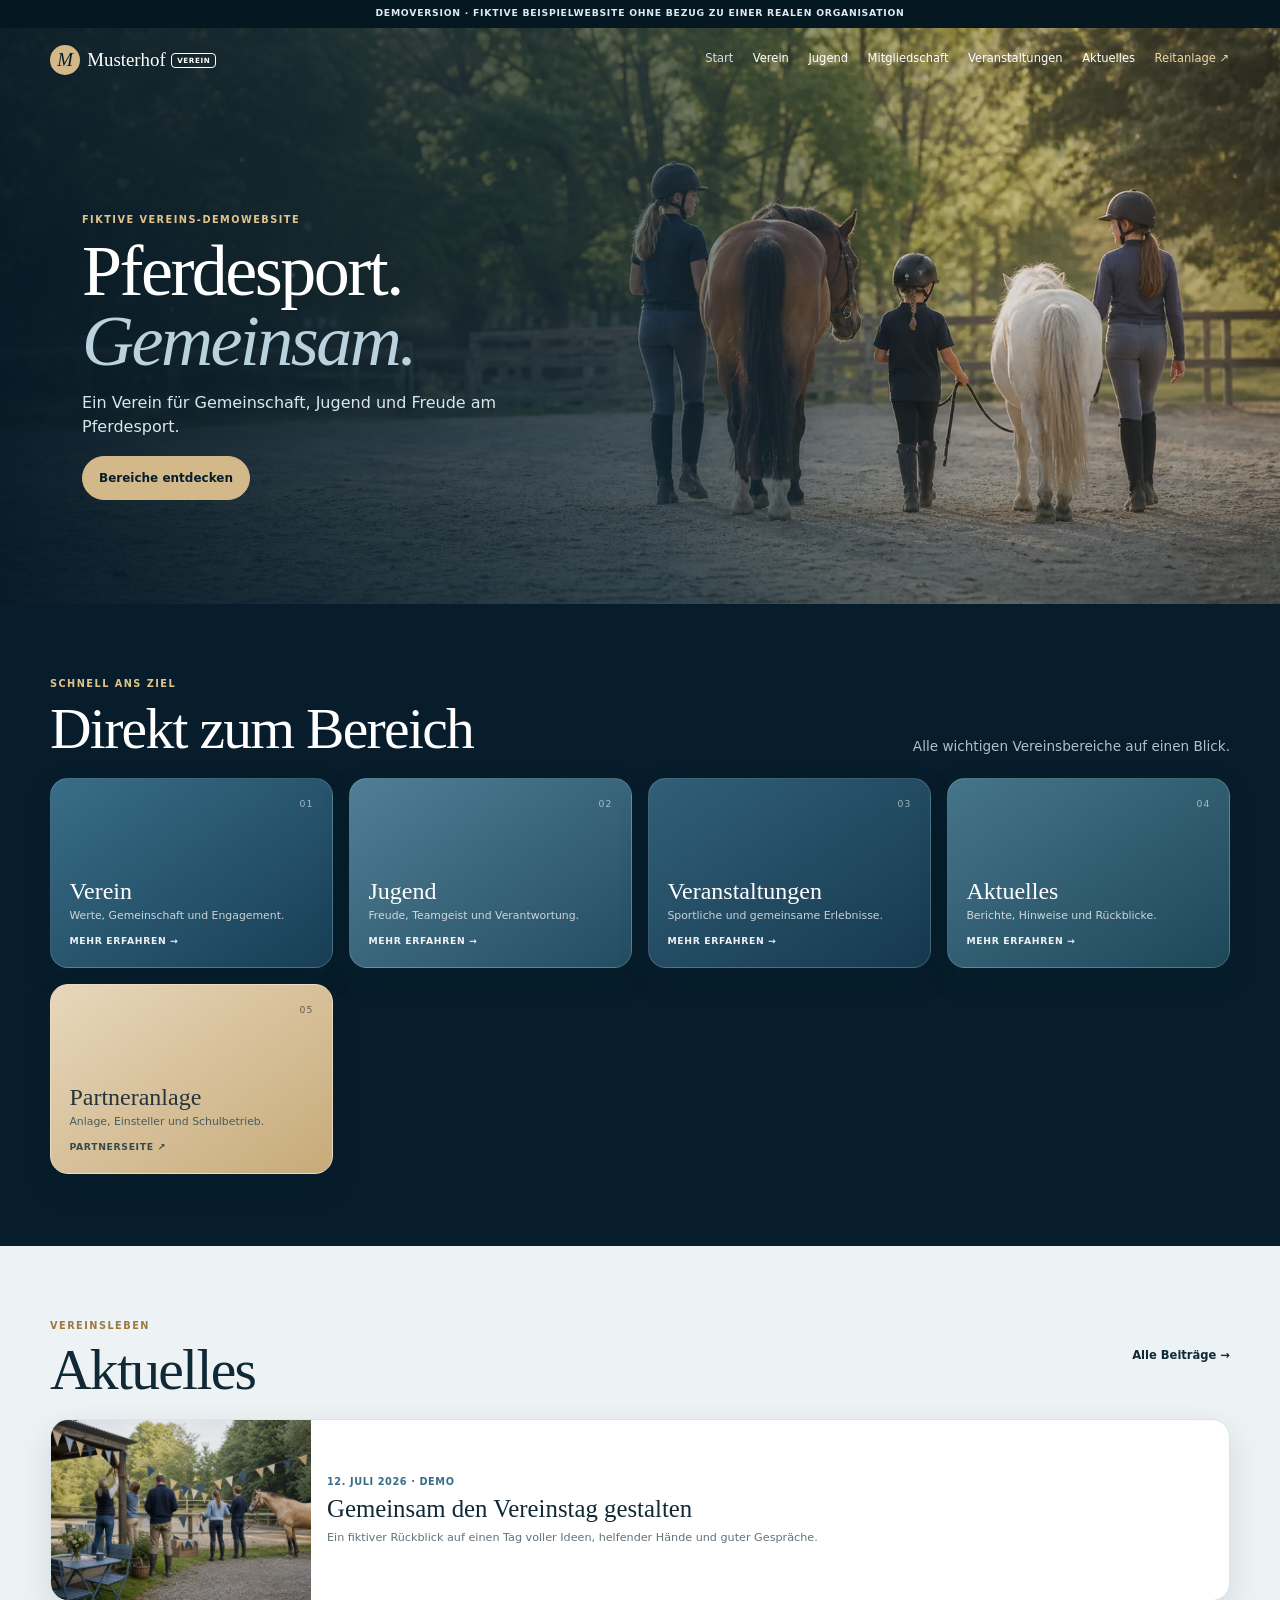
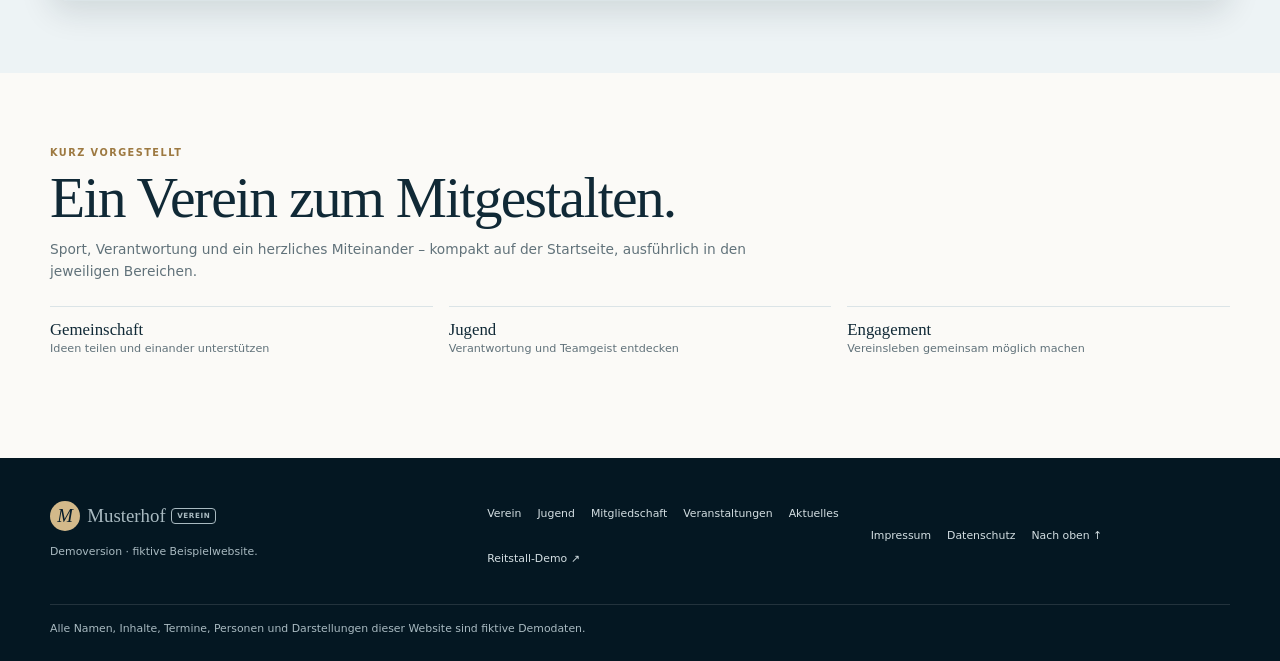
<file: index.html>
<!doctype html>
<html lang="de">
<head>
  <meta charset="utf-8">
  <meta name="viewport" content="width=device-width,initial-scale=1,viewport-fit=cover">
  <meta name="description" content="Fiktive Vereins-Demowebsite für den Reitverein Musterhof e.V. – Gemeinschaft, Jugend und Pferdesport.">
  <meta name="robots" content="noindex,nofollow,noarchive">
  <title>Reitverein Musterhof e.V. · Demoversion</title>
  <link rel="preload" href="assets/hero-gemeinschaft.webp" as="image" type="image/webp">
  <link rel="stylesheet" href="style.css?v=3">
  <script src="script.js" defer></script>
</head>
<body class="home">
  <div class="demo-bar">Demoversion · fiktive Beispielwebsite ohne Bezug zu einer realen Organisation</div>
  <header class="site-header">
    <a class="brand" href="index.html" aria-label="Reitverein Musterhof Startseite"><i class="brand-mark">M</i><span>Musterhof</span><small>Verein</small></a>
    <button class="nav-toggle" type="button" aria-expanded="false" aria-controls="site-nav" aria-label="Navigation öffnen"><span>Menü</span></button>
    <nav class="site-nav" id="site-nav" aria-label="Hauptnavigation">
      <a href="index.html" aria-current="page">Start</a>
      <a href="verein.html">Verein</a>
      <a href="jugend.html">Jugend</a>
      <a href="mitglied.html">Mitgliedschaft</a>
      <a href="veranstaltungen.html">Veranstaltungen</a>
      <a href="aktuelles.html">Aktuelles</a>
      <a class="partner-link" href="https://home-5020967539.app-ionos.space/">Reitanlage ↗</a>
    </nav>
  </header>

  <main>
    <section class="hero" aria-labelledby="hero-title">
      <img src="assets/hero-gemeinschaft.webp" width="1920" height="817" alt="Fiktive Vereinsgemeinschaft mit Kindern, Jugendlichen und zwei Pferden auf einem Reitplatz">
      <div class="hero-copy">
        <p class="eyebrow">Fiktive Vereins-Demowebsite</p>
        <h1 id="hero-title">Pferdesport.<br><em>Gemeinsam.</em></h1>
        <p class="lead">Ein Verein für Gemeinschaft, Jugend und Freude am Pferdesport.</p>
        <a class="button" href="#bereiche">Bereiche entdecken</a>
      </div>
    </section>

    <section class="section dark home-areas" id="bereiche" aria-labelledby="areas-title">
      <div class="split-head">
        <div>
          <p class="eyebrow">Schnell ans Ziel</p>
          <h2 id="areas-title">Direkt zum Bereich</h2>
        </div>
        <p>Alle wichtigen Vereinsbereiche auf einen Blick.</p>
      </div>
      <div class="area-grid" id="navigation-grid">
        <a class="area-card" href="verein.html"><span>01</span><h3>Verein</h3><p>Werte, Gemeinschaft und Engagement.</p><b class="card-action">Mehr erfahren →</b></a>
        <a class="area-card" href="jugend.html"><span>02</span><h3>Jugend</h3><p>Freude, Teamgeist und Verantwortung.</p><b class="card-action">Mehr erfahren →</b></a>
        <a class="area-card" href="veranstaltungen.html"><span>03</span><h3>Veranstaltungen</h3><p>Sportliche und gemeinsame Erlebnisse.</p><b class="card-action">Mehr erfahren →</b></a>
        <a class="area-card" href="aktuelles.html"><span>04</span><h3>Aktuelles</h3><p>Berichte, Hinweise und Rückblicke.</p><b class="card-action">Mehr erfahren →</b></a>
        <a class="area-card partner" href="https://home-5020967539.app-ionos.space/"><span>05</span><h3>Partneranlage</h3><p>Anlage, Einsteller und Schulbetrieb.</p><b class="card-action">Partnerseite ↗</b></a>
      </div>
    </section>

    <section class="section latest-section" aria-labelledby="latest-title">
      <div class="split-head compact-head">
        <div>
          <p class="eyebrow">Vereinsleben</p>
          <h2 id="latest-title">Aktuelles</h2>
        </div>
        <a class="text-link" href="aktuelles.html">Alle Beiträge →</a>
      </div>
      <a class="latest-card" id="latest-news" href="aktuelles.html#gemeinsamer-vereinstag">
        <img src="assets/aktuelles/vereinstag.webp" width="1200" height="800" alt="Fiktiver Vereinstag mit gemeinsamem Dekorieren" loading="lazy">
        <span class="latest-copy">
          <time datetime="2026-07-12">12. Juli 2026 · Demo</time>
          <strong>Gemeinsam den Vereinstag gestalten</strong>
          <span>Ein Rückblick auf Ideen, helfende Hände und gute Gespräche.</span>
        </span>
      </a>
    </section>

    <section class="section community" aria-labelledby="community-title">
      <div>
        <p class="eyebrow">Kurz vorgestellt</p>
        <h2 id="community-title">Ein Verein zum Mitgestalten.</h2>
        <p>Sport, Verantwortung und ein herzliches Miteinander – kompakt auf der Startseite, ausführlich in den jeweiligen Bereichen.</p>
      </div>
      <ul>
        <li><b>Gemeinschaft</b><span>Ideen teilen und einander unterstützen</span></li>
        <li><b>Jugend</b><span>Verantwortung und Teamgeist entdecken</span></li>
        <li><b>Engagement</b><span>Vereinsleben gemeinsam möglich machen</span></li>
      </ul>
    </section>
  </main>

  <footer class="site-footer">
    <div class="footer-grid">
      <div><a class="brand" href="index.html"><i class="brand-mark">M</i><span>Musterhof</span><small>Verein</small></a><p>Demoversion · fiktive Beispielwebsite.</p></div>
      <nav class="footer-nav" aria-label="Vereinsbereiche">
        <a href="verein.html">Verein</a><a href="jugend.html">Jugend</a><a href="mitglied.html">Mitgliedschaft</a><a href="veranstaltungen.html">Veranstaltungen</a><a href="aktuelles.html">Aktuelles</a><a href="https://home-5020967539.app-ionos.space/">Reitstall-Demo ↗</a>
      </nav>
      <nav class="footer-nav" aria-label="Rechtliches">
        <a href="impressum.html">Impressum</a><a href="datenschutz.html">Datenschutz</a><a href="#top">Nach oben ↑</a>
      </nav>
    </div>
    <p class="footer-note">Alle Namen, Inhalte, Termine, Personen und Darstellungen dieser Website sind fiktive Demodaten.</p>
  </footer>
</body>
</html>
</file>
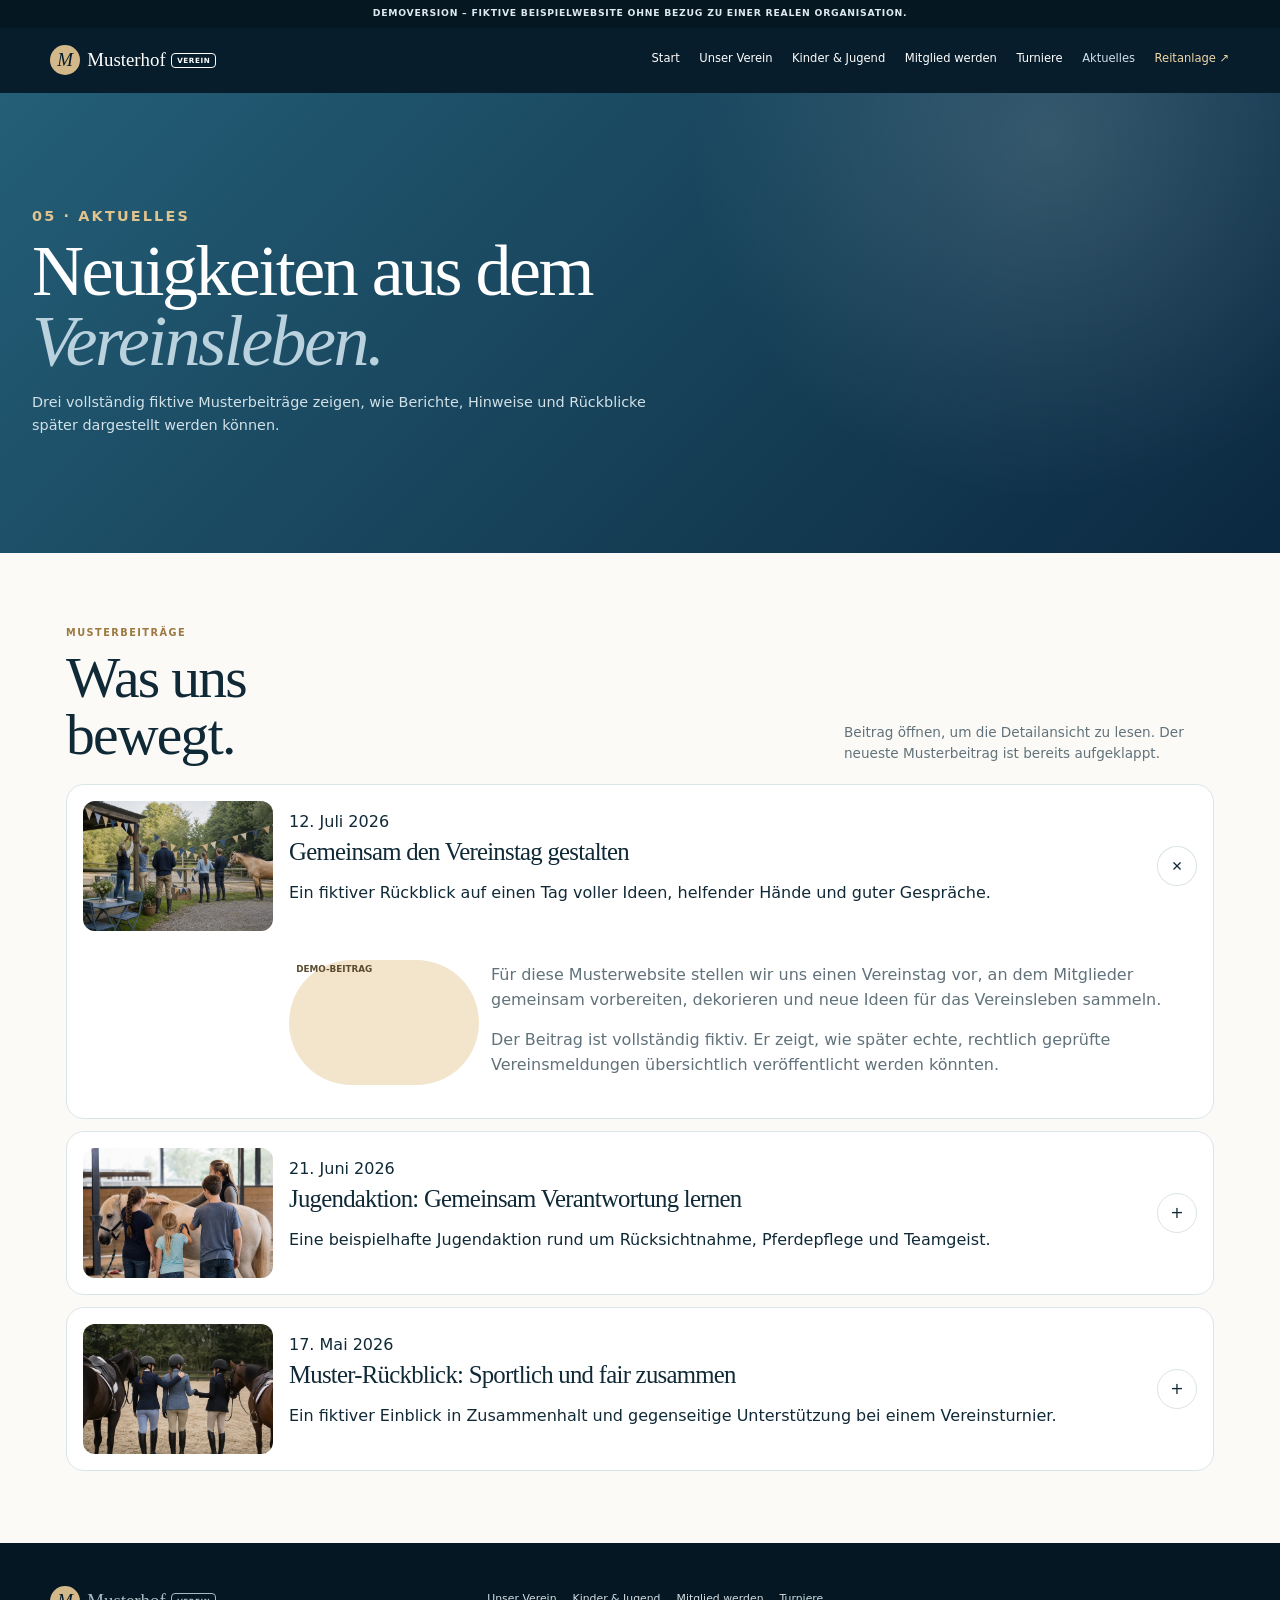
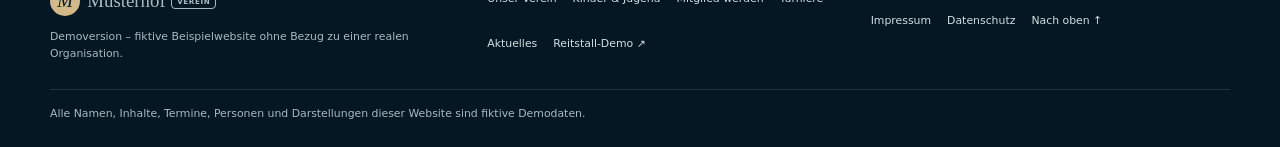
<file: aktuelles.html>
<!doctype html><html lang="de"><head><meta charset="utf-8"><meta name="viewport" content="width=device-width,initial-scale=1"><meta name="robots" content="noindex,nofollow,noarchive"><meta name="description" content="Fiktive Neuigkeiten des Reitverein Musterhof e.V."><title>Aktuelles · Reitverein Musterhof e.V.</title><link rel="stylesheet" href="style.css?v=3"><script src="script.js" defer></script><script src="news.js" defer></script></head><body><div class="demo-bar">Demoversion – fiktive Beispielwebsite ohne Bezug zu einer realen Organisation.</div><header class="site-header"><a class="brand" href="index.html"><i class="brand-mark">M</i>Musterhof <small>Verein</small></a><button class="nav-toggle" type="button" aria-expanded="false" aria-controls="site-nav" aria-label="Navigation öffnen"><span></span></button><nav class="site-nav" id="site-nav"><a href="index.html">Start</a><a href="verein.html">Unser Verein</a><a href="jugend.html">Kinder & Jugend</a><a href="mitglied.html">Mitglied werden</a><a href="veranstaltungen.html">Turniere</a><a href="aktuelles.html" aria-current="page">Aktuelles</a><a class="partner-link" href="https://home-5020967539.app-ionos.space/">Reitanlage ↗</a></nav></header><main><section class="page-hero"><p class="eyebrow">05 · Aktuelles</p><h1>Neuigkeiten aus dem<br><em>Vereinsleben.</em></h1><p>Drei vollständig fiktive Musterbeiträge zeigen, wie Berichte, Hinweise und Rückblicke später dargestellt werden können.</p></section><section class="page-content"><div class="split-head"><div><p class="eyebrow">Musterbeiträge</p><h2>Was uns<br>bewegt.</h2></div><p>Beitrag öffnen, um die Detailansicht zu lesen. Der neueste Musterbeitrag ist bereits aufgeklappt.</p></div><div id="news-list" class="news-list" aria-live="polite"><p class="news-loading">Demo-Beiträge werden geladen …</p></div><noscript><p class="noscript">Für die sortierte Beitragsansicht muss JavaScript aktiviert sein.</p></noscript></section></main><footer class="site-footer"><div class="footer-grid"><div><a class="brand" href="index.html"><i class="brand-mark">M</i>Musterhof <small>Verein</small></a><p>Demoversion – fiktive Beispielwebsite ohne Bezug zu einer realen Organisation.</p></div><nav class="footer-nav"><a href="verein.html">Unser Verein</a><a href="jugend.html">Kinder & Jugend</a><a href="mitglied.html">Mitglied werden</a><a href="veranstaltungen.html">Turniere</a><a href="aktuelles.html">Aktuelles</a><a href="https://home-5020967539.app-ionos.space/">Reitstall-Demo ↗</a></nav><nav class="footer-nav"><a href="impressum.html">Impressum</a><a href="datenschutz.html">Datenschutz</a><a href="#top">Nach oben ↑</a></nav></div><p class="footer-note">Alle Namen, Inhalte, Termine, Personen und Darstellungen dieser Website sind fiktive Demodaten.</p></footer></body></html>
</file>
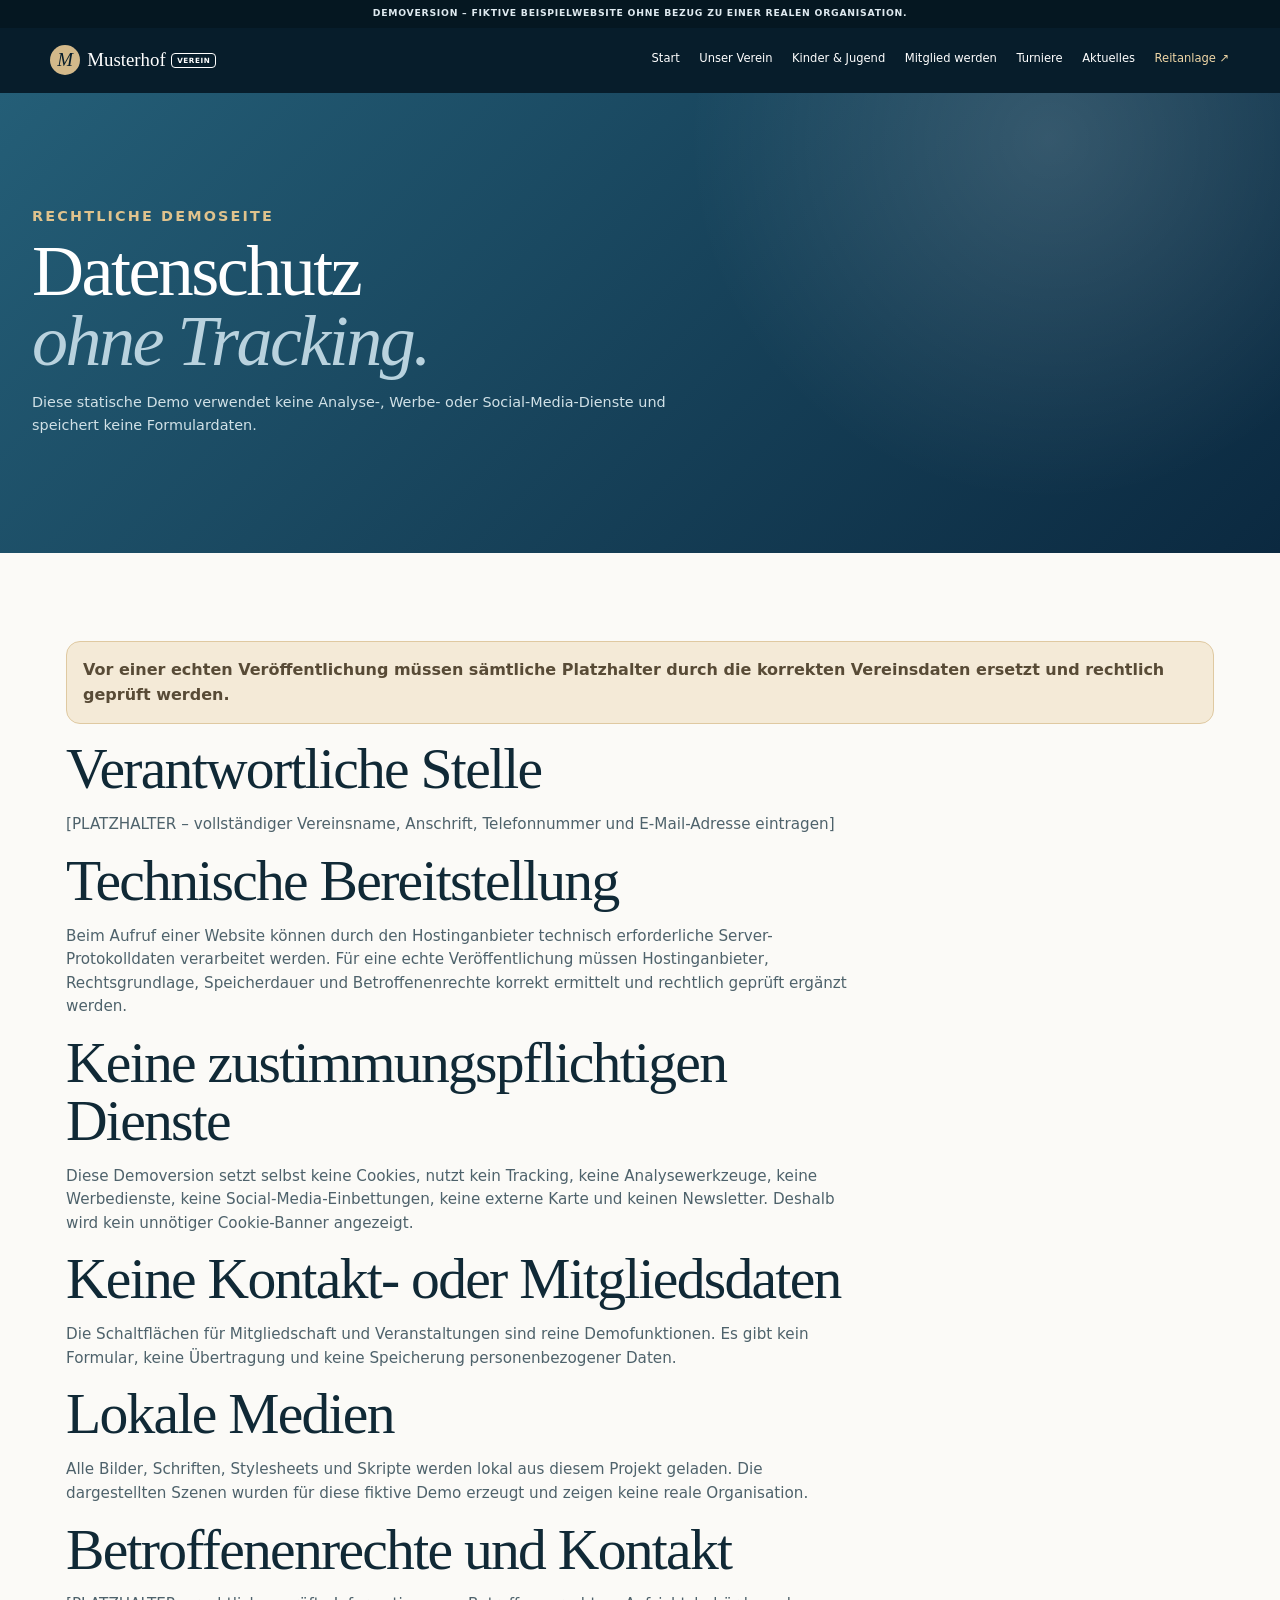
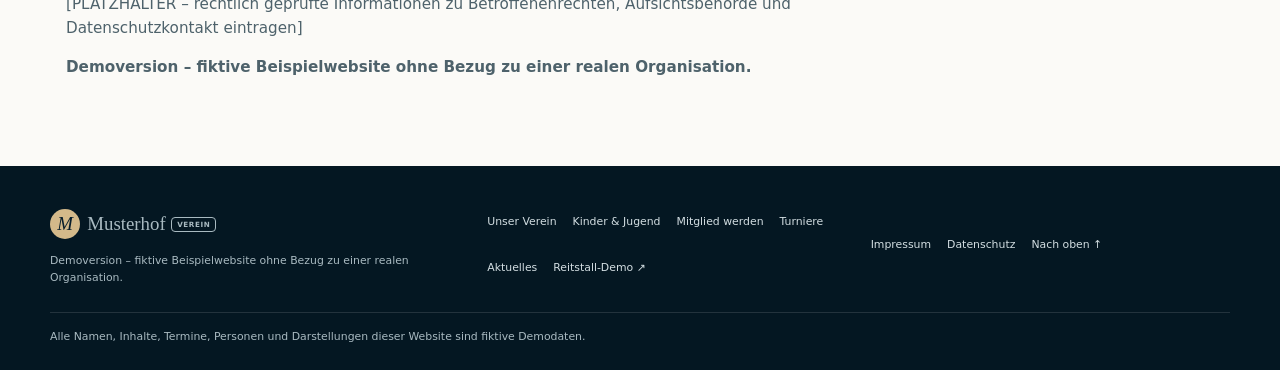
<file: datenschutz.html>
<!doctype html><html lang="de"><head><meta charset="utf-8"><meta name="viewport" content="width=device-width,initial-scale=1"><meta name="robots" content="noindex,nofollow,noarchive"><title>Datenschutz · Reitverein Musterhof e.V. Demoversion</title><link rel="stylesheet" href="style.css?v=3"><script src="script.js" defer></script></head><body><div class="demo-bar">Demoversion – fiktive Beispielwebsite ohne Bezug zu einer realen Organisation.</div><header class="site-header"><a class="brand" href="index.html"><i class="brand-mark">M</i>Musterhof <small>Verein</small></a><button class="nav-toggle" type="button" aria-expanded="false" aria-controls="site-nav" aria-label="Navigation öffnen"><span></span></button><nav class="site-nav" id="site-nav"><a href="index.html">Start</a><a href="verein.html">Unser Verein</a><a href="jugend.html">Kinder & Jugend</a><a href="mitglied.html">Mitglied werden</a><a href="veranstaltungen.html">Turniere</a><a href="aktuelles.html">Aktuelles</a><a class="partner-link" href="https://home-5020967539.app-ionos.space/">Reitanlage ↗</a></nav></header><main><section class="page-hero"><p class="eyebrow">Rechtliche Demoseite</p><h1>Datenschutz<br><em>ohne Tracking.</em></h1><p>Diese statische Demo verwendet keine Analyse-, Werbe- oder Social-Media-Dienste und speichert keine Formulardaten.</p></section><section class="page-content"><p class="legal-warning">Vor einer echten Veröffentlichung müssen sämtliche Platzhalter durch die korrekten Vereinsdaten ersetzt und rechtlich geprüft werden.</p><div class="prose"><h2>Verantwortliche Stelle</h2><p>[PLATZHALTER – vollständiger Vereinsname, Anschrift, Telefonnummer und E-Mail-Adresse eintragen]</p><h2>Technische Bereitstellung</h2><p>Beim Aufruf einer Website können durch den Hostinganbieter technisch erforderliche Server-Protokolldaten verarbeitet werden. Für eine echte Veröffentlichung müssen Hostinganbieter, Rechtsgrundlage, Speicherdauer und Betroffenenrechte korrekt ermittelt und rechtlich geprüft ergänzt werden.</p><h2>Keine zustimmungspflichtigen Dienste</h2><p>Diese Demoversion setzt selbst keine Cookies, nutzt kein Tracking, keine Analysewerkzeuge, keine Werbedienste, keine Social-Media-Einbettungen, keine externe Karte und keinen Newsletter. Deshalb wird kein unnötiger Cookie-Banner angezeigt.</p><h2>Keine Kontakt- oder Mitgliedsdaten</h2><p>Die Schaltflächen für Mitgliedschaft und Veranstaltungen sind reine Demofunktionen. Es gibt kein Formular, keine Übertragung und keine Speicherung personenbezogener Daten.</p><h2>Lokale Medien</h2><p>Alle Bilder, Schriften, Stylesheets und Skripte werden lokal aus diesem Projekt geladen. Die dargestellten Szenen wurden für diese fiktive Demo erzeugt und zeigen keine reale Organisation.</p><h2>Betroffenenrechte und Kontakt</h2><p>[PLATZHALTER – rechtlich geprüfte Informationen zu Betroffenenrechten, Aufsichtsbehörde und Datenschutzkontakt eintragen]</p><p><strong>Demoversion – fiktive Beispielwebsite ohne Bezug zu einer realen Organisation.</strong></p></div></section></main><footer class="site-footer"><div class="footer-grid"><div><a class="brand" href="index.html"><i class="brand-mark">M</i>Musterhof <small>Verein</small></a><p>Demoversion – fiktive Beispielwebsite ohne Bezug zu einer realen Organisation.</p></div><nav class="footer-nav"><a href="verein.html">Unser Verein</a><a href="jugend.html">Kinder & Jugend</a><a href="mitglied.html">Mitglied werden</a><a href="veranstaltungen.html">Turniere</a><a href="aktuelles.html">Aktuelles</a><a href="https://home-5020967539.app-ionos.space/">Reitstall-Demo ↗</a></nav><nav class="footer-nav"><a href="impressum.html">Impressum</a><a href="datenschutz.html">Datenschutz</a><a href="#top">Nach oben ↑</a></nav></div><p class="footer-note">Alle Namen, Inhalte, Termine, Personen und Darstellungen dieser Website sind fiktive Demodaten.</p></footer></body></html>
</file>
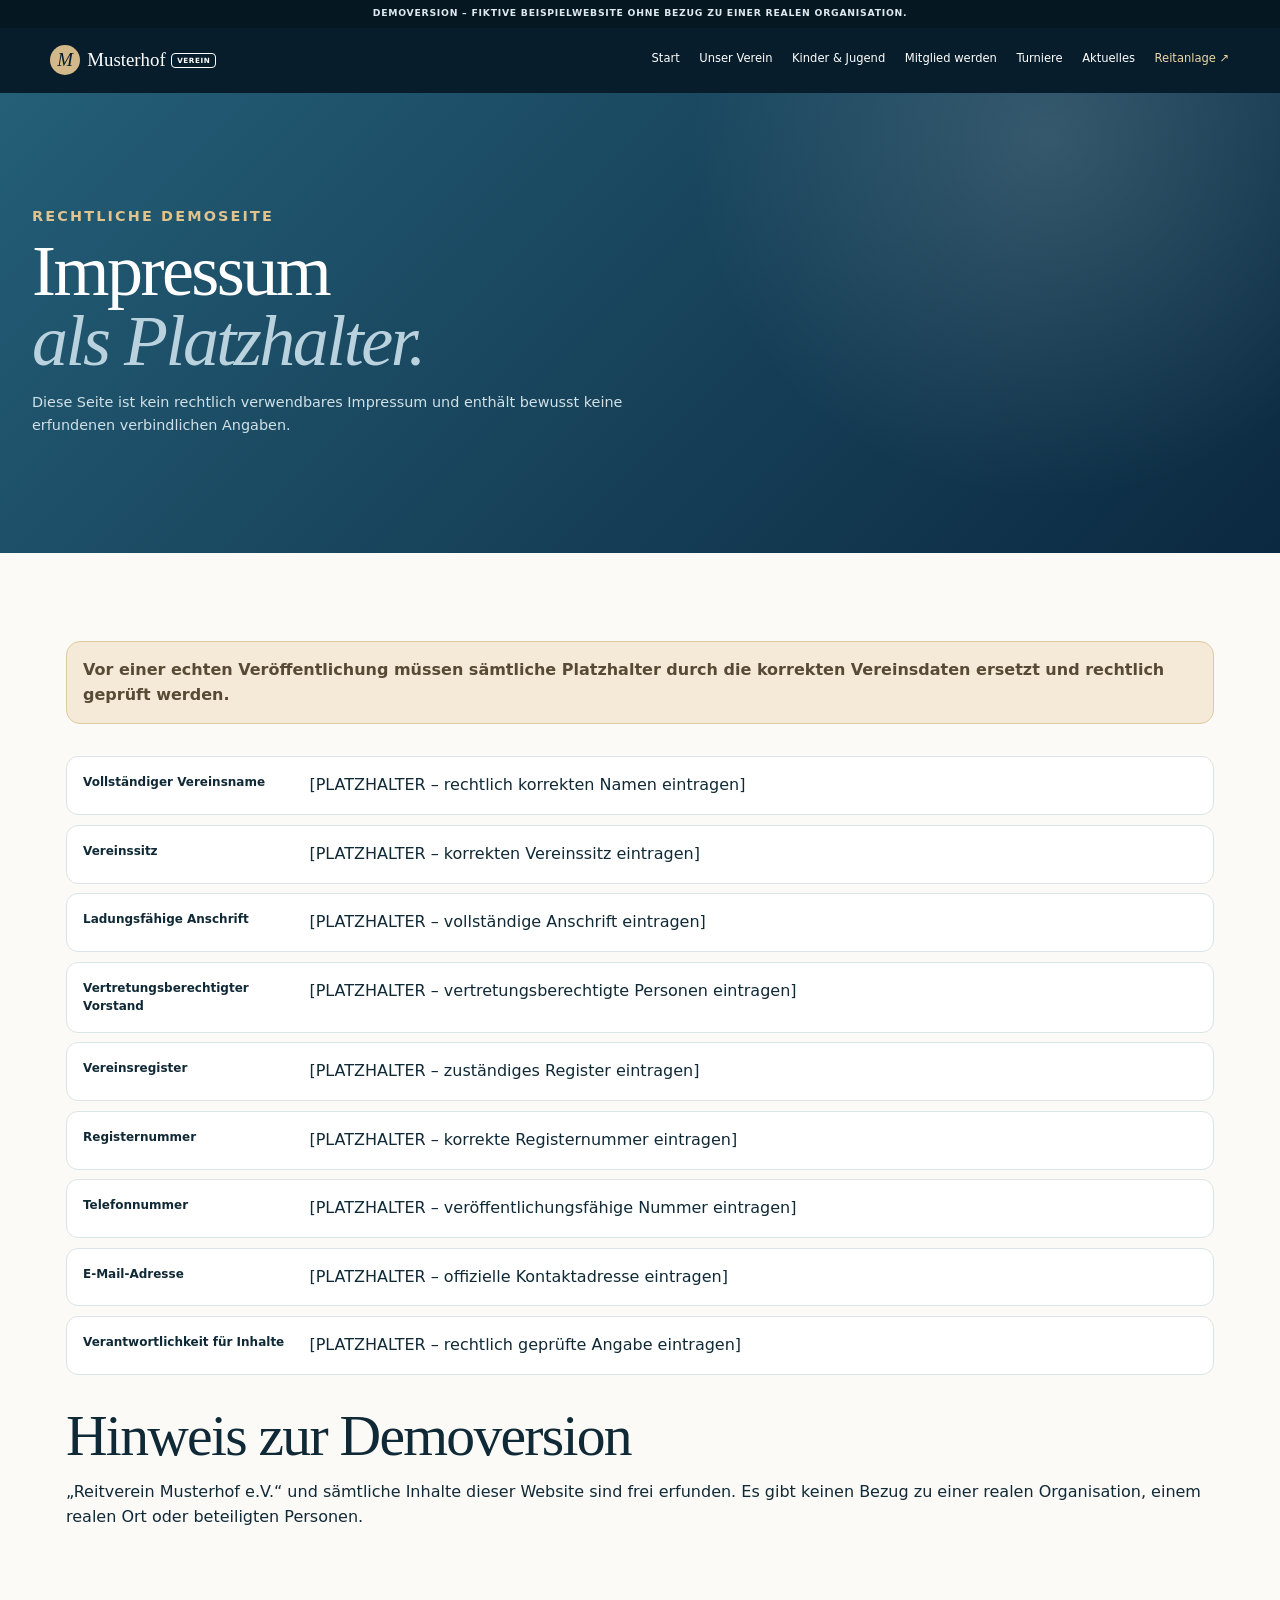
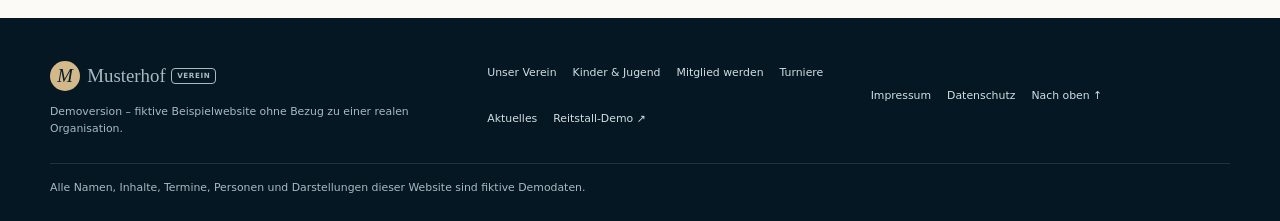
<file: impressum.html>
<!doctype html><html lang="de"><head><meta charset="utf-8"><meta name="viewport" content="width=device-width,initial-scale=1"><meta name="robots" content="noindex,nofollow,noarchive"><title>Impressum · Reitverein Musterhof e.V. Demoversion</title><link rel="stylesheet" href="style.css?v=3"><script src="script.js" defer></script></head><body><div class="demo-bar">Demoversion – fiktive Beispielwebsite ohne Bezug zu einer realen Organisation.</div><header class="site-header"><a class="brand" href="index.html"><i class="brand-mark">M</i>Musterhof <small>Verein</small></a><button class="nav-toggle" type="button" aria-expanded="false" aria-controls="site-nav" aria-label="Navigation öffnen"><span></span></button><nav class="site-nav" id="site-nav"><a href="index.html">Start</a><a href="verein.html">Unser Verein</a><a href="jugend.html">Kinder & Jugend</a><a href="mitglied.html">Mitglied werden</a><a href="veranstaltungen.html">Turniere</a><a href="aktuelles.html">Aktuelles</a><a class="partner-link" href="https://home-5020967539.app-ionos.space/">Reitanlage ↗</a></nav></header><main><section class="page-hero"><p class="eyebrow">Rechtliche Demoseite</p><h1>Impressum<br><em>als Platzhalter.</em></h1><p>Diese Seite ist kein rechtlich verwendbares Impressum und enthält bewusst keine erfundenen verbindlichen Angaben.</p></section><section class="page-content"><p class="legal-warning">Vor einer echten Veröffentlichung müssen sämtliche Platzhalter durch die korrekten Vereinsdaten ersetzt und rechtlich geprüft werden.</p><div class="legal-table"><div class="legal-row"><b>Vollständiger Vereinsname</b><span>[PLATZHALTER – rechtlich korrekten Namen eintragen]</span></div><div class="legal-row"><b>Vereinssitz</b><span>[PLATZHALTER – korrekten Vereinssitz eintragen]</span></div><div class="legal-row"><b>Ladungsfähige Anschrift</b><span>[PLATZHALTER – vollständige Anschrift eintragen]</span></div><div class="legal-row"><b>Vertretungsberechtigter Vorstand</b><span>[PLATZHALTER – vertretungsberechtigte Personen eintragen]</span></div><div class="legal-row"><b>Vereinsregister</b><span>[PLATZHALTER – zuständiges Register eintragen]</span></div><div class="legal-row"><b>Registernummer</b><span>[PLATZHALTER – korrekte Registernummer eintragen]</span></div><div class="legal-row"><b>Telefonnummer</b><span>[PLATZHALTER – veröffentlichungsfähige Nummer eintragen]</span></div><div class="legal-row"><b>E-Mail-Adresse</b><span>[PLATZHALTER – offizielle Kontaktadresse eintragen]</span></div><div class="legal-row"><b>Verantwortlichkeit für Inhalte</b><span>[PLATZHALTER – rechtlich geprüfte Angabe eintragen]</span></div></div><h2>Hinweis zur Demoversion</h2><p>„Reitverein Musterhof e.V.“ und sämtliche Inhalte dieser Website sind frei erfunden. Es gibt keinen Bezug zu einer realen Organisation, einem realen Ort oder beteiligten Personen.</p></section></main><footer class="site-footer"><div class="footer-grid"><div><a class="brand" href="index.html"><i class="brand-mark">M</i>Musterhof <small>Verein</small></a><p>Demoversion – fiktive Beispielwebsite ohne Bezug zu einer realen Organisation.</p></div><nav class="footer-nav"><a href="verein.html">Unser Verein</a><a href="jugend.html">Kinder & Jugend</a><a href="mitglied.html">Mitglied werden</a><a href="veranstaltungen.html">Turniere</a><a href="aktuelles.html">Aktuelles</a><a href="https://home-5020967539.app-ionos.space/">Reitstall-Demo ↗</a></nav><nav class="footer-nav"><a href="impressum.html">Impressum</a><a href="datenschutz.html">Datenschutz</a><a href="#top">Nach oben ↑</a></nav></div><p class="footer-note">Alle Namen, Inhalte, Termine, Personen und Darstellungen dieser Website sind fiktive Demodaten.</p></footer></body></html>
</file>
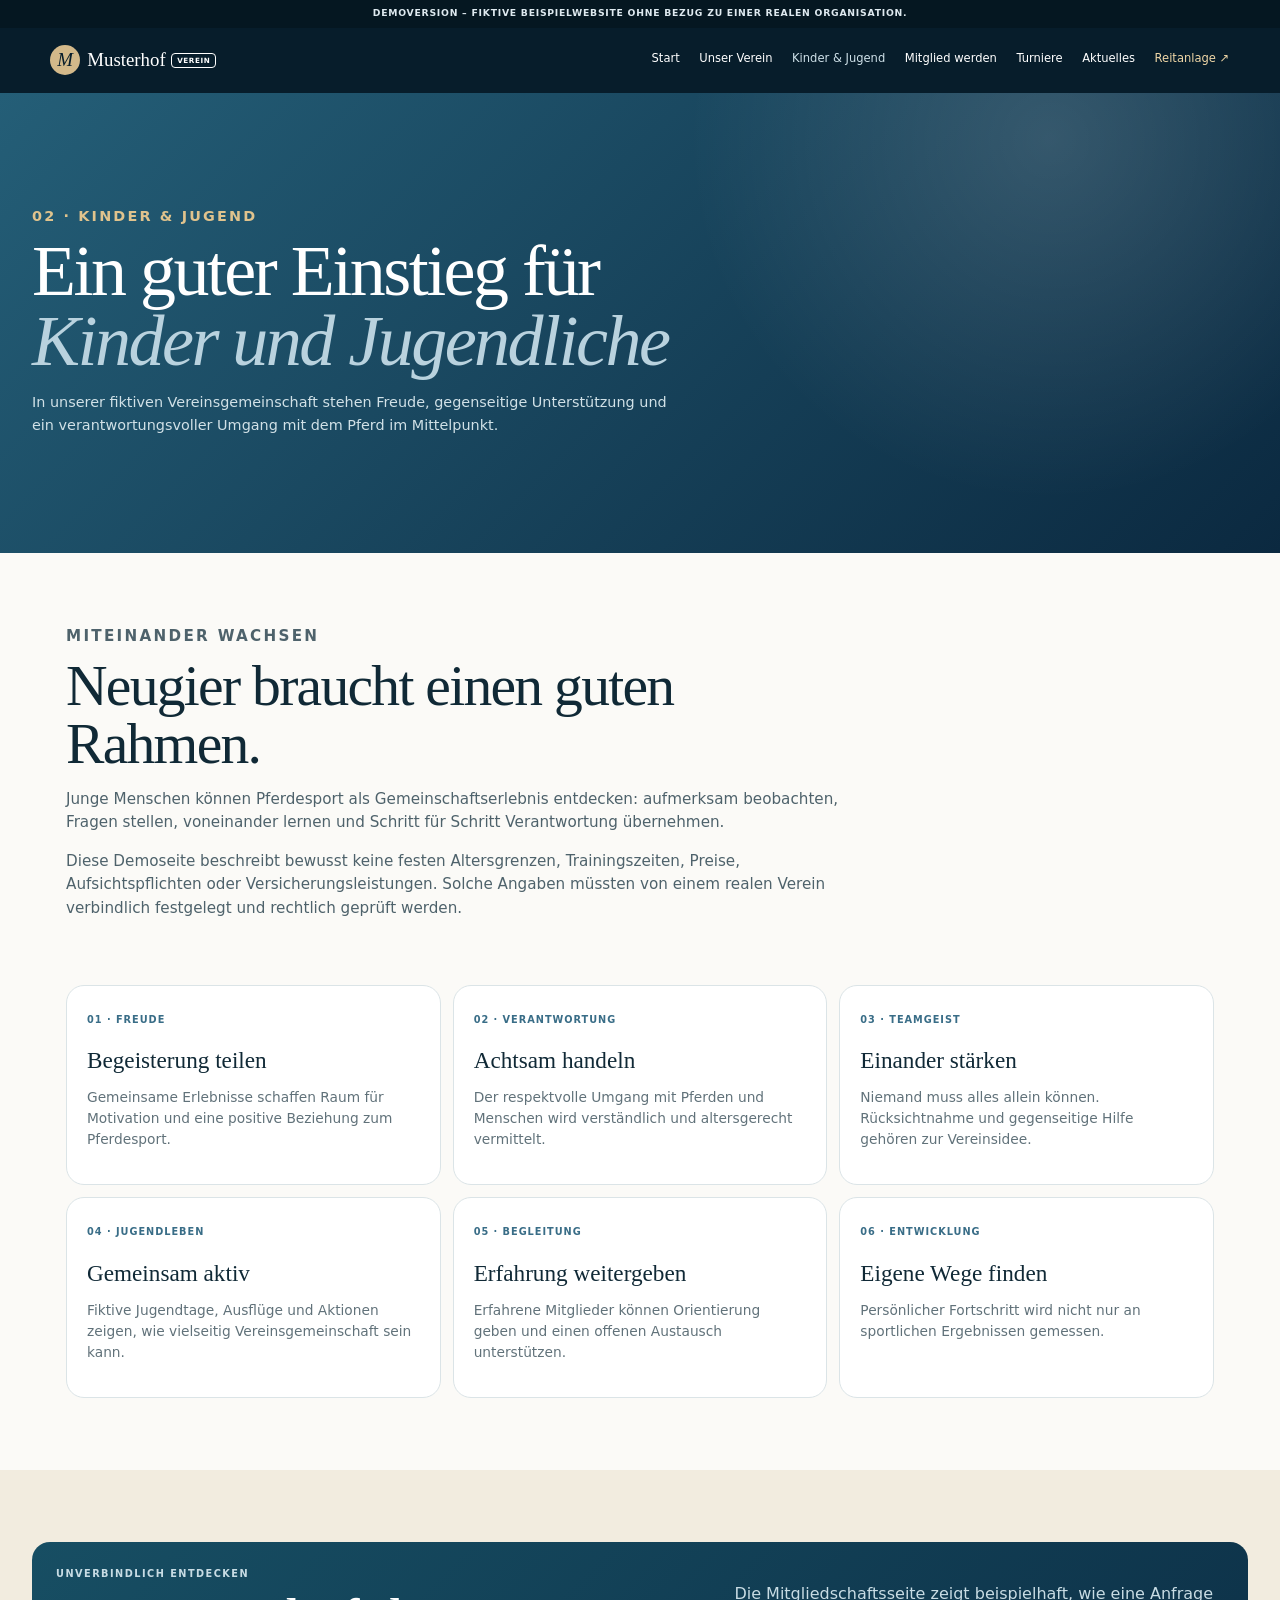
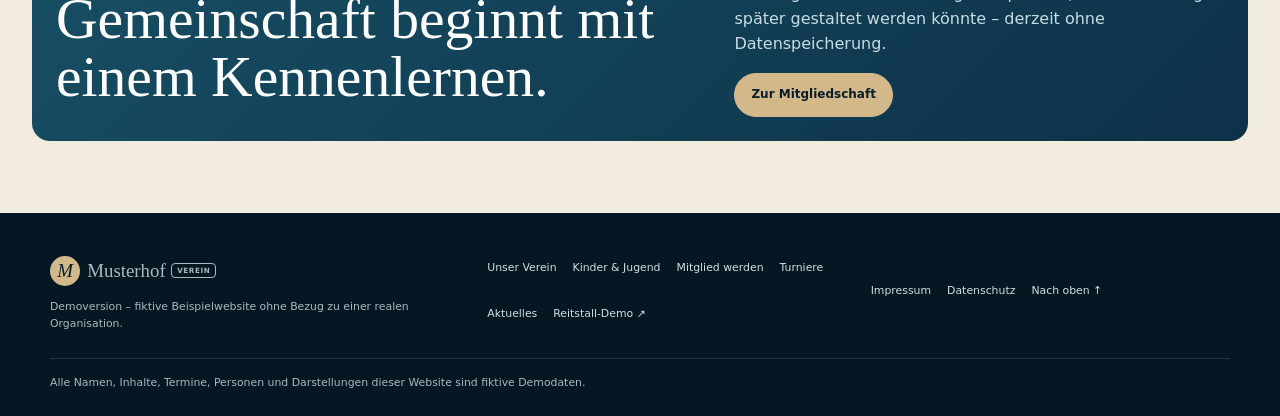
<file: jugend.html>
<!doctype html><html lang="de"><head><meta charset="utf-8"><meta name="viewport" content="width=device-width,initial-scale=1"><meta name="robots" content="noindex,nofollow,noarchive"><meta name="description" content="Fiktiver Kinder- und Jugendbereich des Reitverein Musterhof e.V."><title>Kinder & Jugend · Reitverein Musterhof e.V.</title><link rel="stylesheet" href="style.css?v=3"><script src="script.js" defer></script></head><body><div class="demo-bar">Demoversion – fiktive Beispielwebsite ohne Bezug zu einer realen Organisation.</div><header class="site-header"><a class="brand" href="index.html"><i class="brand-mark">M</i>Musterhof <small>Verein</small></a><button class="nav-toggle" type="button" aria-expanded="false" aria-controls="site-nav" aria-label="Navigation öffnen"><span></span></button><nav class="site-nav" id="site-nav"><a href="index.html">Start</a><a href="verein.html">Unser Verein</a><a href="jugend.html" aria-current="page">Kinder & Jugend</a><a href="mitglied.html">Mitglied werden</a><a href="veranstaltungen.html">Turniere</a><a href="aktuelles.html">Aktuelles</a><a class="partner-link" href="https://home-5020967539.app-ionos.space/">Reitanlage ↗</a></nav></header><main><section class="page-hero"><p class="eyebrow">02 · Kinder & Jugend</p><h1>Ein guter Einstieg für<br><em>Kinder und Jugendliche</em></h1><p>In unserer fiktiven Vereinsgemeinschaft stehen Freude, gegenseitige Unterstützung und ein verantwortungsvoller Umgang mit dem Pferd im Mittelpunkt.</p></section><section class="page-content"><div class="prose"><p class="eyebrow">Miteinander wachsen</p><h2>Neugier braucht einen guten Rahmen.</h2><p>Junge Menschen können Pferdesport als Gemeinschaftserlebnis entdecken: aufmerksam beobachten, Fragen stellen, voneinander lernen und Schritt für Schritt Verantwortung übernehmen.</p><p>Diese Demoseite beschreibt bewusst keine festen Altersgrenzen, Trainingszeiten, Preise, Aufsichtspflichten oder Versicherungsleistungen. Solche Angaben müssten von einem realen Verein verbindlich festgelegt und rechtlich geprüft werden.</p></div><div class="info-grid" style="margin-top:4rem"><article class="info-card"><b>01 · Freude</b><h3>Begeisterung teilen</h3><p>Gemeinsame Erlebnisse schaffen Raum für Motivation und eine positive Beziehung zum Pferdesport.</p></article><article class="info-card"><b>02 · Verantwortung</b><h3>Achtsam handeln</h3><p>Der respektvolle Umgang mit Pferden und Menschen wird verständlich und altersgerecht vermittelt.</p></article><article class="info-card"><b>03 · Teamgeist</b><h3>Einander stärken</h3><p>Niemand muss alles allein können. Rücksichtnahme und gegenseitige Hilfe gehören zur Vereinsidee.</p></article><article class="info-card"><b>04 · Jugendleben</b><h3>Gemeinsam aktiv</h3><p>Fiktive Jugendtage, Ausflüge und Aktionen zeigen, wie vielseitig Vereinsgemeinschaft sein kann.</p></article><article class="info-card"><b>05 · Begleitung</b><h3>Erfahrung weitergeben</h3><p>Erfahrene Mitglieder können Orientierung geben und einen offenen Austausch unterstützen.</p></article><article class="info-card"><b>06 · Entwicklung</b><h3>Eigene Wege finden</h3><p>Persönlicher Fortschritt wird nicht nur an sportlichen Ergebnissen gemessen.</p></article></div></section><section class="section sand"><div class="cta"><div><p class="eyebrow">Unverbindlich entdecken</p><h2>Gemeinschaft beginnt mit einem Kennenlernen.</h2></div><div><p>Die Mitgliedschaftsseite zeigt beispielhaft, wie eine Anfrage später gestaltet werden könnte – derzeit ohne Datenspeicherung.</p><a class="button" href="mitglied.html">Zur Mitgliedschaft</a></div></div></section></main><footer class="site-footer"><div class="footer-grid"><div><a class="brand" href="index.html"><i class="brand-mark">M</i>Musterhof <small>Verein</small></a><p>Demoversion – fiktive Beispielwebsite ohne Bezug zu einer realen Organisation.</p></div><nav class="footer-nav"><a href="verein.html">Unser Verein</a><a href="jugend.html">Kinder & Jugend</a><a href="mitglied.html">Mitglied werden</a><a href="veranstaltungen.html">Turniere</a><a href="aktuelles.html">Aktuelles</a><a href="https://home-5020967539.app-ionos.space/">Reitstall-Demo ↗</a></nav><nav class="footer-nav"><a href="impressum.html">Impressum</a><a href="datenschutz.html">Datenschutz</a><a href="#top">Nach oben ↑</a></nav></div><p class="footer-note">Alle Namen, Inhalte, Termine, Personen und Darstellungen dieser Website sind fiktive Demodaten.</p></footer></body></html>
</file>
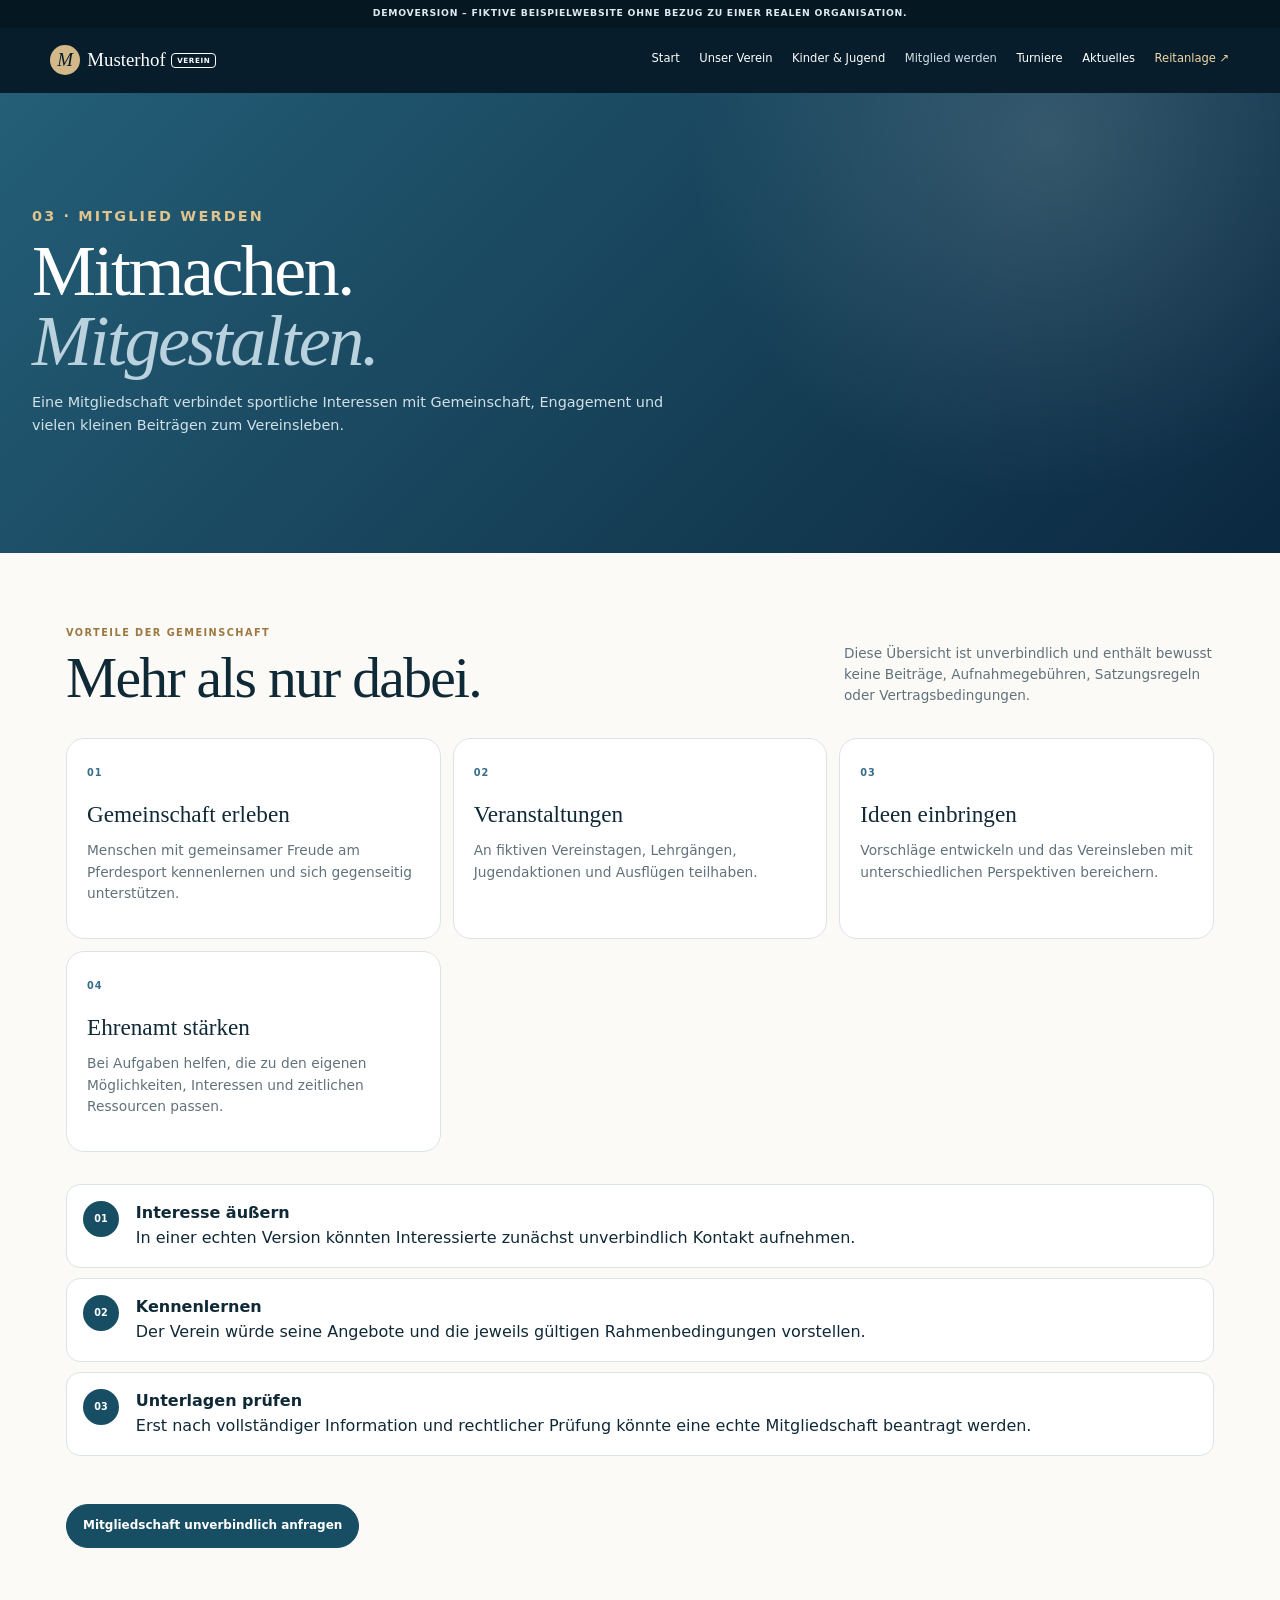
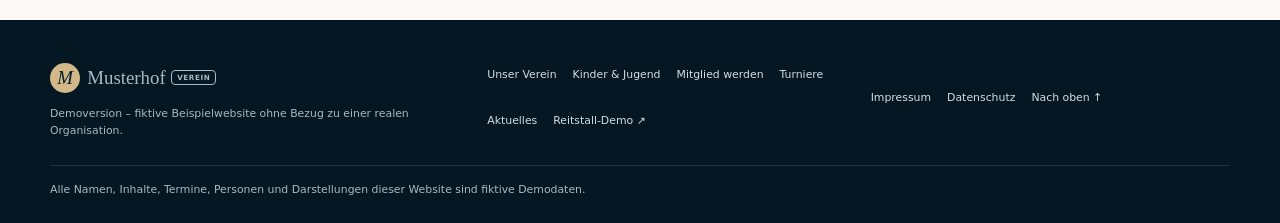
<file: mitglied.html>
<!doctype html><html lang="de"><head><meta charset="utf-8"><meta name="viewport" content="width=device-width,initial-scale=1"><meta name="robots" content="noindex,nofollow,noarchive"><meta name="description" content="Fiktive Informationen zur Mitgliedschaft im Reitverein Musterhof e.V."><title>Mitglied werden · Reitverein Musterhof e.V.</title><link rel="stylesheet" href="style.css?v=3"><script src="script.js" defer></script></head><body><div class="demo-bar">Demoversion – fiktive Beispielwebsite ohne Bezug zu einer realen Organisation.</div><header class="site-header"><a class="brand" href="index.html"><i class="brand-mark">M</i>Musterhof <small>Verein</small></a><button class="nav-toggle" type="button" aria-expanded="false" aria-controls="site-nav" aria-label="Navigation öffnen"><span></span></button><nav class="site-nav" id="site-nav"><a href="index.html">Start</a><a href="verein.html">Unser Verein</a><a href="jugend.html">Kinder & Jugend</a><a href="mitglied.html" aria-current="page">Mitglied werden</a><a href="veranstaltungen.html">Turniere</a><a href="aktuelles.html">Aktuelles</a><a class="partner-link" href="https://home-5020967539.app-ionos.space/">Reitanlage ↗</a></nav></header><main><section class="page-hero"><p class="eyebrow">03 · Mitglied werden</p><h1>Mitmachen.<br><em>Mitgestalten.</em></h1><p>Eine Mitgliedschaft verbindet sportliche Interessen mit Gemeinschaft, Engagement und vielen kleinen Beiträgen zum Vereinsleben.</p></section><section class="page-content"><div class="split-head"><div><p class="eyebrow">Vorteile der Gemeinschaft</p><h2>Mehr als nur dabei.</h2></div><p>Diese Übersicht ist unverbindlich und enthält bewusst keine Beiträge, Aufnahmegebühren, Satzungsregeln oder Vertragsbedingungen.</p></div><div class="info-grid"><article class="info-card"><b>01</b><h3>Gemeinschaft erleben</h3><p>Menschen mit gemeinsamer Freude am Pferdesport kennenlernen und sich gegenseitig unterstützen.</p></article><article class="info-card"><b>02</b><h3>Veranstaltungen</h3><p>An fiktiven Vereinstagen, Lehrgängen, Jugendaktionen und Ausflügen teilhaben.</p></article><article class="info-card"><b>03</b><h3>Ideen einbringen</h3><p>Vorschläge entwickeln und das Vereinsleben mit unterschiedlichen Perspektiven bereichern.</p></article><article class="info-card"><b>04</b><h3>Ehrenamt stärken</h3><p>Bei Aufgaben helfen, die zu den eigenen Möglichkeiten, Interessen und zeitlichen Ressourcen passen.</p></article></div><ol class="step-list"><li><div><strong>Interesse äußern</strong><br>In einer echten Version könnten Interessierte zunächst unverbindlich Kontakt aufnehmen.</div></li><li><div><strong>Kennenlernen</strong><br>Der Verein würde seine Angebote und die jeweils gültigen Rahmenbedingungen vorstellen.</div></li><li><div><strong>Unterlagen prüfen</strong><br>Erst nach vollständiger Information und rechtlicher Prüfung könnte eine echte Mitgliedschaft beantragt werden.</div></li></ol><div style="margin-top:3rem"><button class="button blue" type="button" data-demo-action>Mitgliedschaft unverbindlich anfragen</button><p class="demo-function" id="demo-note" tabindex="-1" hidden>Demofunktion – noch keine echte Anfrage möglich. Es werden keine personenbezogenen Daten erhoben oder gespeichert.</p></div></section></main><footer class="site-footer"><div class="footer-grid"><div><a class="brand" href="index.html"><i class="brand-mark">M</i>Musterhof <small>Verein</small></a><p>Demoversion – fiktive Beispielwebsite ohne Bezug zu einer realen Organisation.</p></div><nav class="footer-nav"><a href="verein.html">Unser Verein</a><a href="jugend.html">Kinder & Jugend</a><a href="mitglied.html">Mitglied werden</a><a href="veranstaltungen.html">Turniere</a><a href="aktuelles.html">Aktuelles</a><a href="https://home-5020967539.app-ionos.space/">Reitstall-Demo ↗</a></nav><nav class="footer-nav"><a href="impressum.html">Impressum</a><a href="datenschutz.html">Datenschutz</a><a href="#top">Nach oben ↑</a></nav></div><p class="footer-note">Alle Namen, Inhalte, Termine, Personen und Darstellungen dieser Website sind fiktive Demodaten.</p></footer></body></html>
</file>
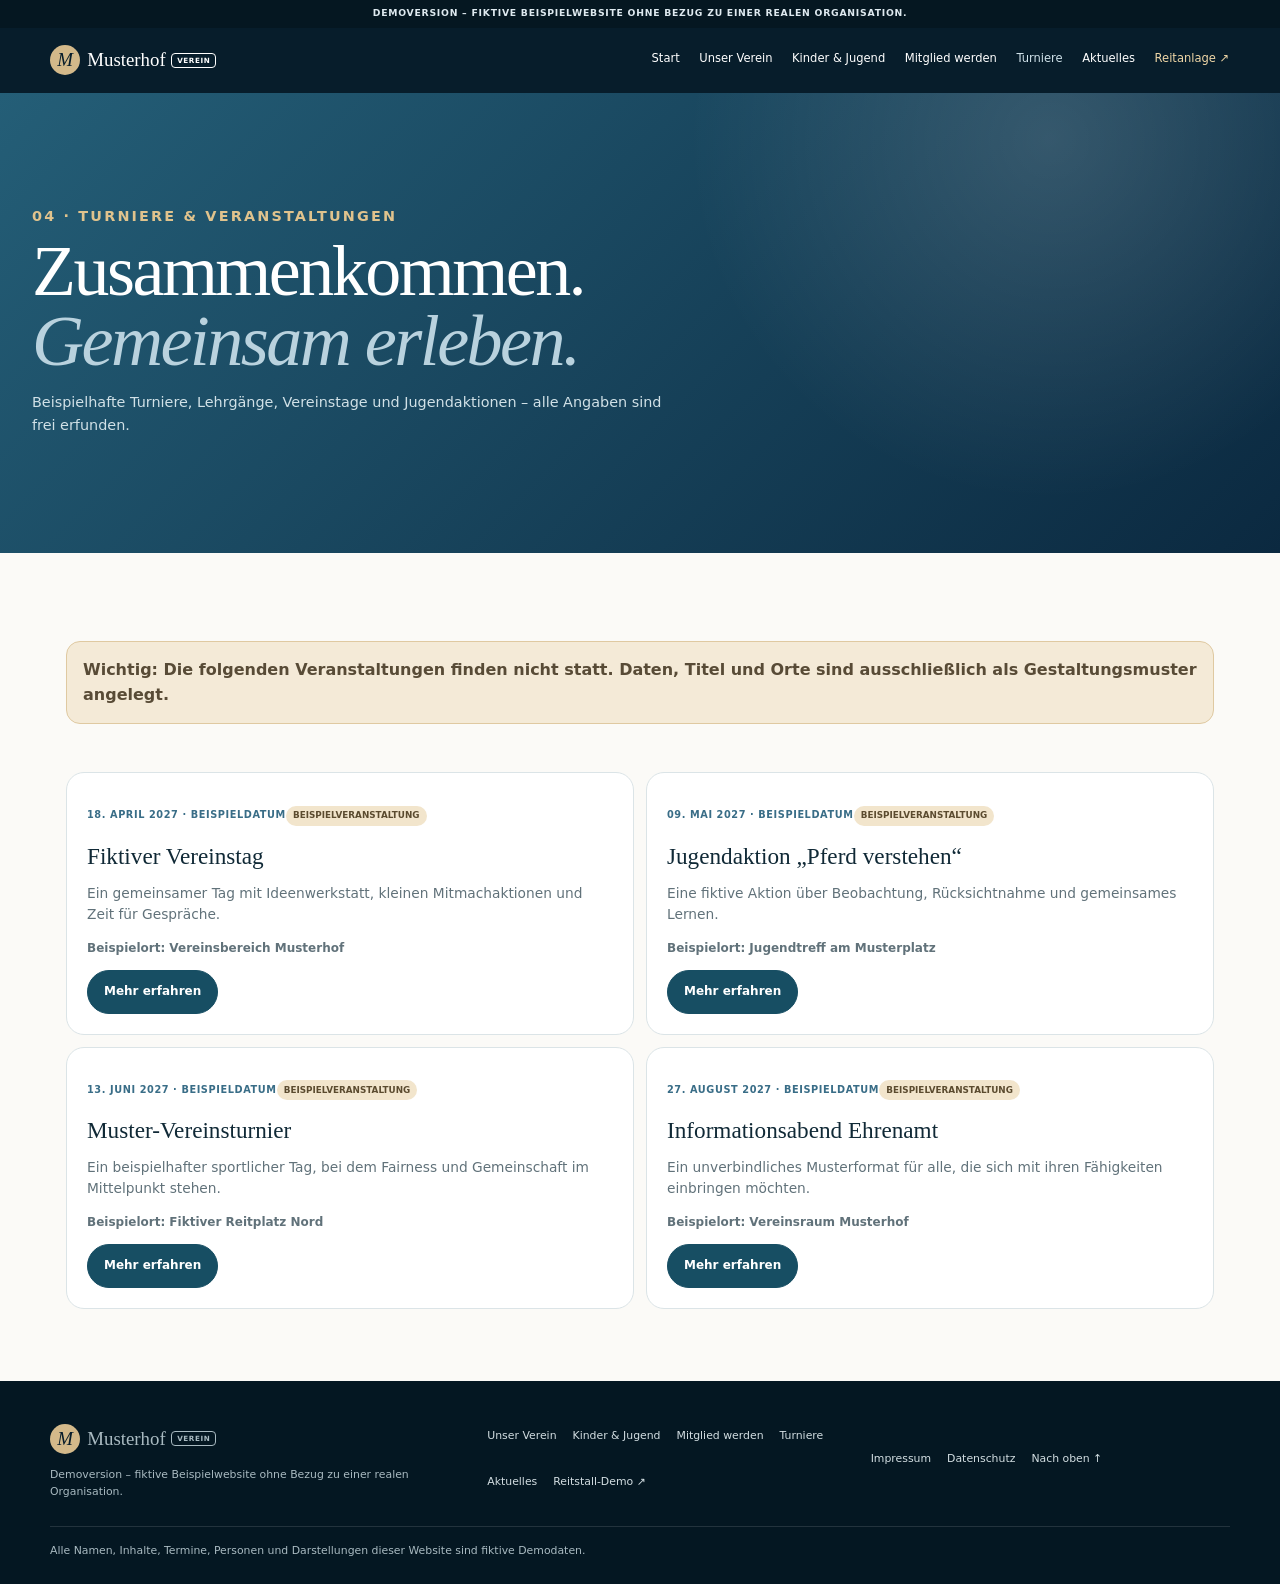
<file: veranstaltungen.html>
<!doctype html><html lang="de"><head><meta charset="utf-8"><meta name="viewport" content="width=device-width,initial-scale=1"><meta name="robots" content="noindex,nofollow,noarchive"><meta name="description" content="Fiktive Turniere und Veranstaltungen des Reitverein Musterhof e.V."><title>Turniere & Veranstaltungen · Reitverein Musterhof e.V.</title><link rel="stylesheet" href="style.css?v=3"><script src="script.js" defer></script></head><body><div class="demo-bar">Demoversion – fiktive Beispielwebsite ohne Bezug zu einer realen Organisation.</div><header class="site-header"><a class="brand" href="index.html"><i class="brand-mark">M</i>Musterhof <small>Verein</small></a><button class="nav-toggle" type="button" aria-expanded="false" aria-controls="site-nav" aria-label="Navigation öffnen"><span></span></button><nav class="site-nav" id="site-nav"><a href="index.html">Start</a><a href="verein.html">Unser Verein</a><a href="jugend.html">Kinder & Jugend</a><a href="mitglied.html">Mitglied werden</a><a href="veranstaltungen.html" aria-current="page">Turniere</a><a href="aktuelles.html">Aktuelles</a><a class="partner-link" href="https://home-5020967539.app-ionos.space/">Reitanlage ↗</a></nav></header><main><section class="page-hero"><p class="eyebrow">04 · Turniere & Veranstaltungen</p><h1>Zusammenkommen.<br><em>Gemeinsam erleben.</em></h1><p>Beispielhafte Turniere, Lehrgänge, Vereinstage und Jugendaktionen – alle Angaben sind frei erfunden.</p></section><section class="page-content"><p class="legal-warning"><strong>Wichtig:</strong> Die folgenden Veranstaltungen finden nicht statt. Daten, Titel und Orte sind ausschließlich als Gestaltungsmuster angelegt.</p><div class="event-grid" style="margin-top:3rem"><article class="event-card"><time datetime="2027-04-18">18. April 2027 · Beispieldatum</time><span class="demo-chip">Beispielveranstaltung</span><h3>Fiktiver Vereinstag</h3><p>Ein gemeinsamer Tag mit Ideenwerkstatt, kleinen Mitmachaktionen und Zeit für Gespräche.</p><p class="place">Beispielort: Vereinsbereich Musterhof</p><button class="button blue" type="button" data-demo-action>Mehr erfahren</button></article><article class="event-card"><time datetime="2027-05-09">09. Mai 2027 · Beispieldatum</time><span class="demo-chip">Beispielveranstaltung</span><h3>Jugendaktion „Pferd verstehen“</h3><p>Eine fiktive Aktion über Beobachtung, Rücksichtnahme und gemeinsames Lernen.</p><p class="place">Beispielort: Jugendtreff am Musterplatz</p><button class="button blue" type="button" data-demo-action>Mehr erfahren</button></article><article class="event-card"><time datetime="2027-06-13">13. Juni 2027 · Beispieldatum</time><span class="demo-chip">Beispielveranstaltung</span><h3>Muster-Vereinsturnier</h3><p>Ein beispielhafter sportlicher Tag, bei dem Fairness und Gemeinschaft im Mittelpunkt stehen.</p><p class="place">Beispielort: Fiktiver Reitplatz Nord</p><button class="button blue" type="button" data-demo-action>Mehr erfahren</button></article><article class="event-card"><time datetime="2027-08-27">27. August 2027 · Beispieldatum</time><span class="demo-chip">Beispielveranstaltung</span><h3>Informationsabend Ehrenamt</h3><p>Ein unverbindliches Musterformat für alle, die sich mit ihren Fähigkeiten einbringen möchten.</p><p class="place">Beispielort: Vereinsraum Musterhof</p><button class="button blue" type="button" data-demo-action>Mehr erfahren</button></article></div><p class="demo-function" id="demo-note" tabindex="-1" hidden>Demofunktion – zu dieser Beispielveranstaltung gibt es keine echte Anmeldung oder weitere Termininformation.</p></section></main><footer class="site-footer"><div class="footer-grid"><div><a class="brand" href="index.html"><i class="brand-mark">M</i>Musterhof <small>Verein</small></a><p>Demoversion – fiktive Beispielwebsite ohne Bezug zu einer realen Organisation.</p></div><nav class="footer-nav"><a href="verein.html">Unser Verein</a><a href="jugend.html">Kinder & Jugend</a><a href="mitglied.html">Mitglied werden</a><a href="veranstaltungen.html">Turniere</a><a href="aktuelles.html">Aktuelles</a><a href="https://home-5020967539.app-ionos.space/">Reitstall-Demo ↗</a></nav><nav class="footer-nav"><a href="impressum.html">Impressum</a><a href="datenschutz.html">Datenschutz</a><a href="#top">Nach oben ↑</a></nav></div><p class="footer-note">Alle Namen, Inhalte, Termine, Personen und Darstellungen dieser Website sind fiktive Demodaten.</p></footer></body></html>
</file>
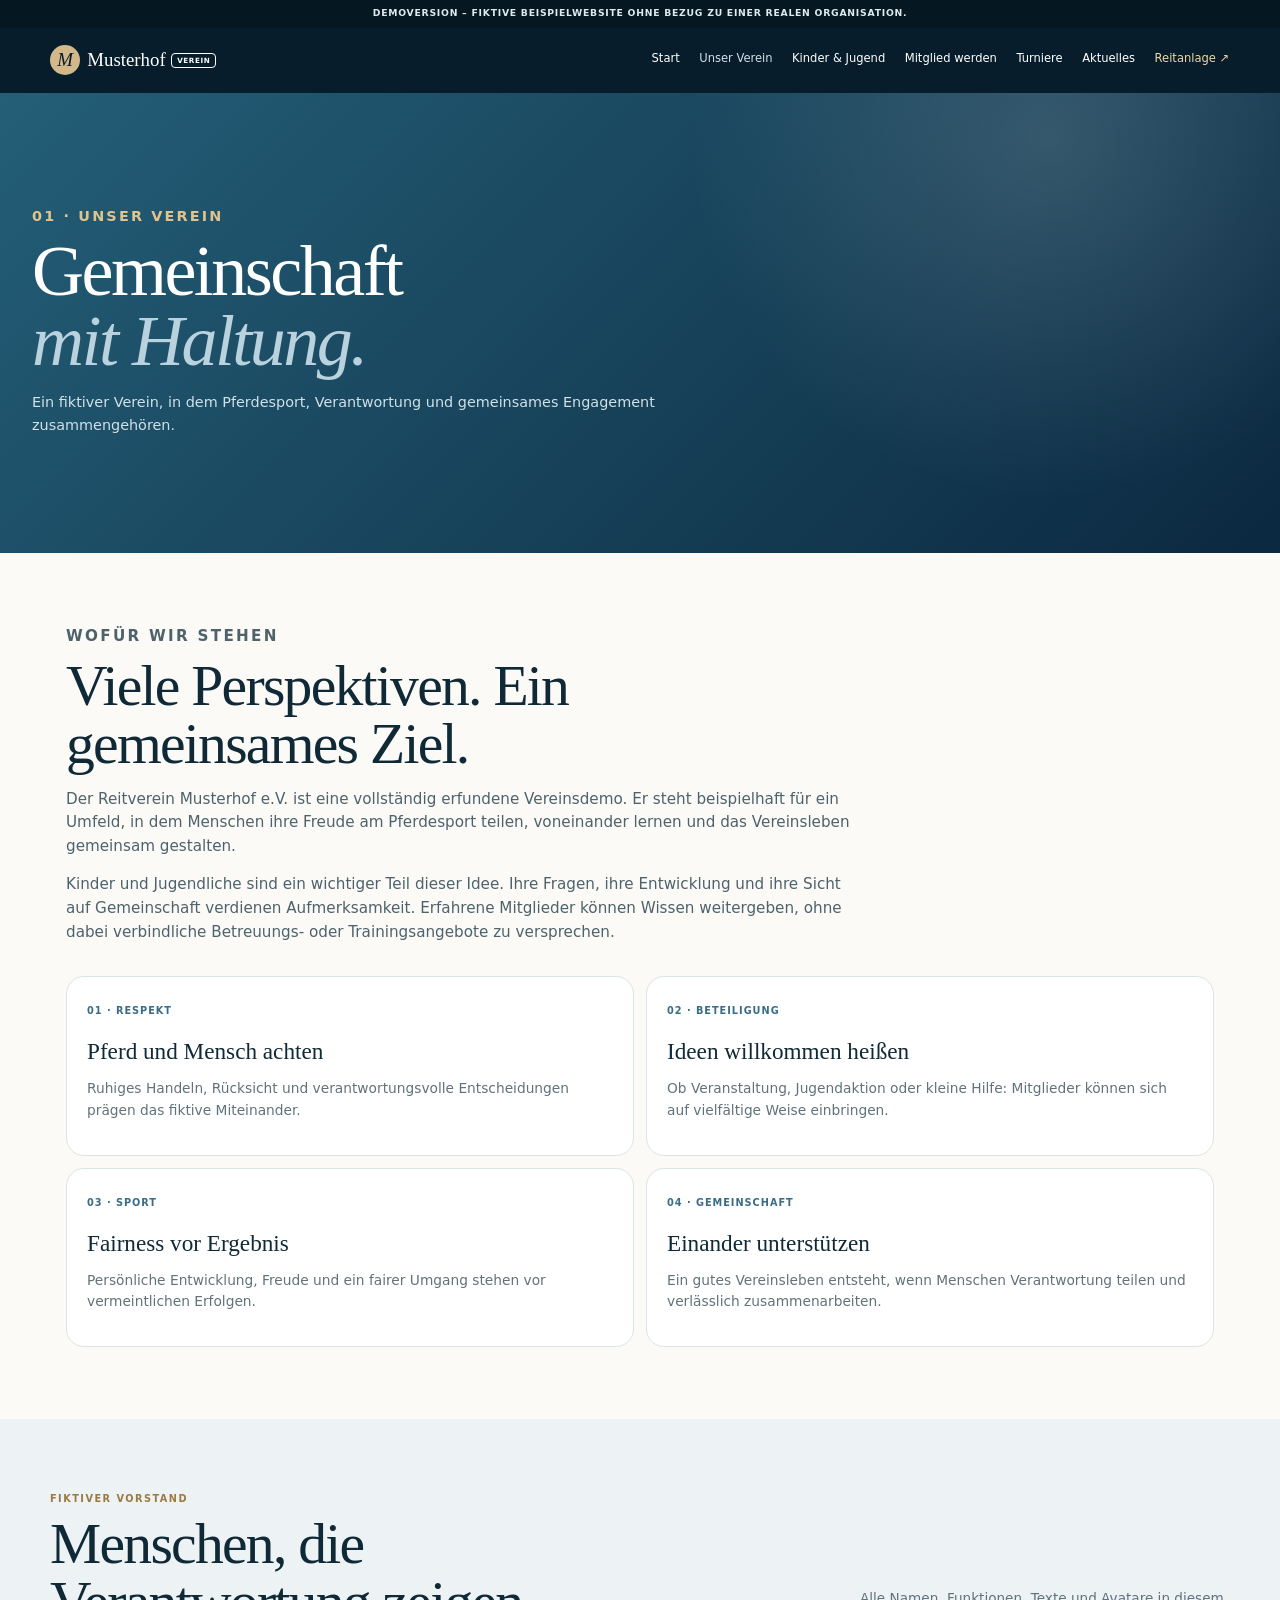
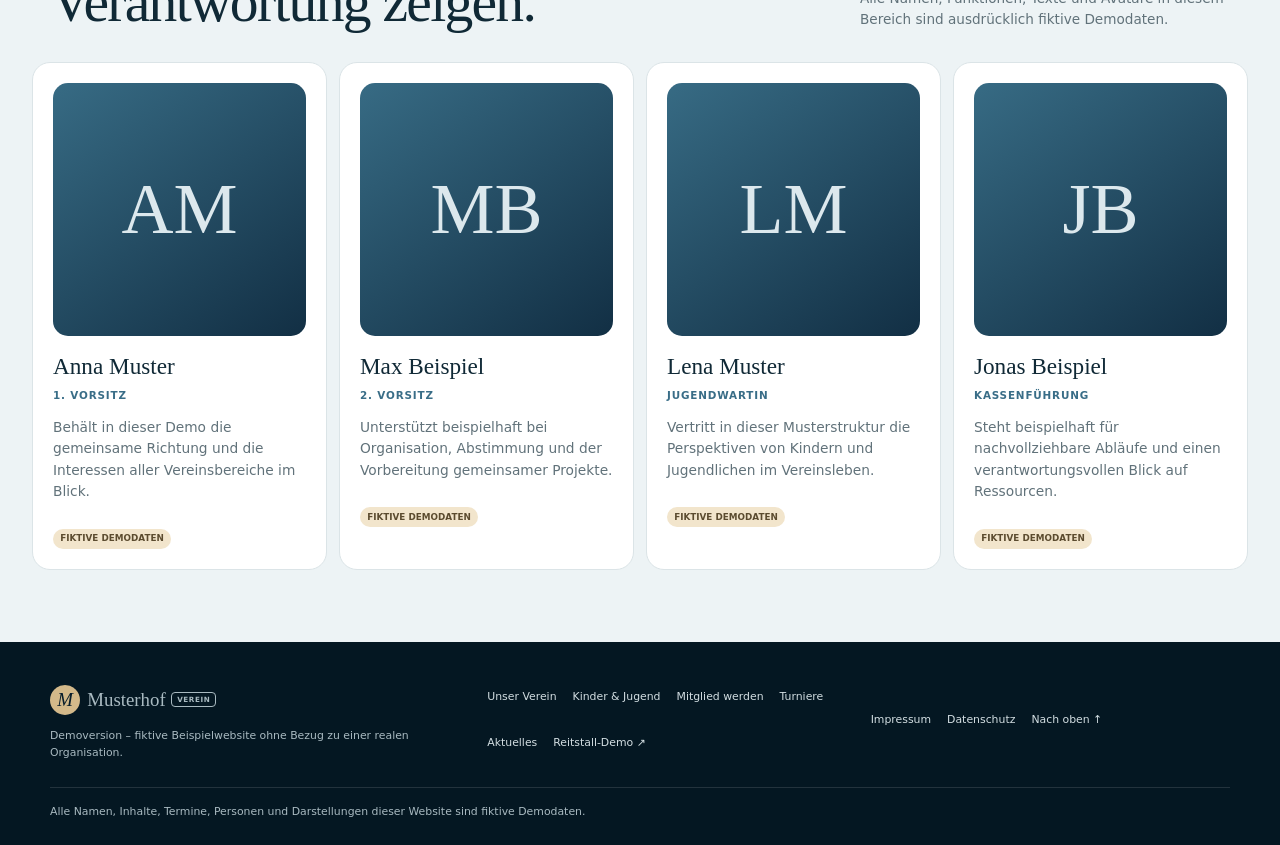
<file: verein.html>
<!doctype html><html lang="de"><head><meta charset="utf-8"><meta name="viewport" content="width=device-width,initial-scale=1"><meta name="robots" content="noindex,nofollow,noarchive"><meta name="description" content="Werte, Gemeinschaft und fiktiver Vorstand des Reitverein Musterhof e.V."><title>Unser Verein · Reitverein Musterhof e.V.</title><link rel="stylesheet" href="style.css?v=3"><script src="script.js" defer></script></head><body><div class="demo-bar">Demoversion – fiktive Beispielwebsite ohne Bezug zu einer realen Organisation.</div><header class="site-header"><a class="brand" href="index.html"><i class="brand-mark">M</i>Musterhof <small>Verein</small></a><button class="nav-toggle" type="button" aria-expanded="false" aria-controls="site-nav" aria-label="Navigation öffnen"><span></span></button><nav class="site-nav" id="site-nav"><a href="index.html">Start</a><a href="verein.html" aria-current="page">Unser Verein</a><a href="jugend.html">Kinder & Jugend</a><a href="mitglied.html">Mitglied werden</a><a href="veranstaltungen.html">Turniere</a><a href="aktuelles.html">Aktuelles</a><a class="partner-link" href="https://home-5020967539.app-ionos.space/">Reitanlage ↗</a></nav></header><main><section class="page-hero"><p class="eyebrow">01 · Unser Verein</p><h1>Gemeinschaft<br><em>mit Haltung.</em></h1><p>Ein fiktiver Verein, in dem Pferdesport, Verantwortung und gemeinsames Engagement zusammengehören.</p></section><section class="page-content"><div class="prose"><p class="eyebrow">Wofür wir stehen</p><h2>Viele Perspektiven. Ein gemeinsames Ziel.</h2><p>Der Reitverein Musterhof e.V. ist eine vollständig erfundene Vereinsdemo. Er steht beispielhaft für ein Umfeld, in dem Menschen ihre Freude am Pferdesport teilen, voneinander lernen und das Vereinsleben gemeinsam gestalten.</p><p>Kinder und Jugendliche sind ein wichtiger Teil dieser Idee. Ihre Fragen, ihre Entwicklung und ihre Sicht auf Gemeinschaft verdienen Aufmerksamkeit. Erfahrene Mitglieder können Wissen weitergeben, ohne dabei verbindliche Betreuungs- oder Trainingsangebote zu versprechen.</p></div><div class="values-grid"><article class="info-card"><b>01 · Respekt</b><h3>Pferd und Mensch achten</h3><p>Ruhiges Handeln, Rücksicht und verantwortungsvolle Entscheidungen prägen das fiktive Miteinander.</p></article><article class="info-card"><b>02 · Beteiligung</b><h3>Ideen willkommen heißen</h3><p>Ob Veranstaltung, Jugendaktion oder kleine Hilfe: Mitglieder können sich auf vielfältige Weise einbringen.</p></article><article class="info-card"><b>03 · Sport</b><h3>Fairness vor Ergebnis</h3><p>Persönliche Entwicklung, Freude und ein fairer Umgang stehen vor vermeintlichen Erfolgen.</p></article><article class="info-card"><b>04 · Gemeinschaft</b><h3>Einander unterstützen</h3><p>Ein gutes Vereinsleben entsteht, wenn Menschen Verantwortung teilen und verlässlich zusammenarbeiten.</p></article></div></section><section class="section light"><div class="split-head"><div><p class="eyebrow">Fiktiver Vorstand</p><h2>Menschen, die<br>Verantwortung zeigen.</h2></div><p>Alle Namen, Funktionen, Texte und Avatare in diesem Bereich sind ausdrücklich fiktive Demodaten.</p></div><div class="board-grid"><article class="board-card"><div class="avatar" aria-hidden="true">AM</div><h3>Anna Muster</h3><p class="role">1. Vorsitz</p><p>Behält in dieser Demo die gemeinsame Richtung und die Interessen aller Vereinsbereiche im Blick.</p><span class="demo-chip">Fiktive Demodaten</span></article><article class="board-card"><div class="avatar" aria-hidden="true">MB</div><h3>Max Beispiel</h3><p class="role">2. Vorsitz</p><p>Unterstützt beispielhaft bei Organisation, Abstimmung und der Vorbereitung gemeinsamer Projekte.</p><span class="demo-chip">Fiktive Demodaten</span></article><article class="board-card"><div class="avatar" aria-hidden="true">LM</div><h3>Lena Muster</h3><p class="role">Jugendwartin</p><p>Vertritt in dieser Musterstruktur die Perspektiven von Kindern und Jugendlichen im Vereinsleben.</p><span class="demo-chip">Fiktive Demodaten</span></article><article class="board-card"><div class="avatar" aria-hidden="true">JB</div><h3>Jonas Beispiel</h3><p class="role">Kassenführung</p><p>Steht beispielhaft für nachvollziehbare Abläufe und einen verantwortungsvollen Blick auf Ressourcen.</p><span class="demo-chip">Fiktive Demodaten</span></article></div></section></main><footer class="site-footer"><div class="footer-grid"><div><a class="brand" href="index.html"><i class="brand-mark">M</i>Musterhof <small>Verein</small></a><p>Demoversion – fiktive Beispielwebsite ohne Bezug zu einer realen Organisation.</p></div><nav class="footer-nav"><a href="verein.html">Unser Verein</a><a href="jugend.html">Kinder & Jugend</a><a href="mitglied.html">Mitglied werden</a><a href="veranstaltungen.html">Turniere</a><a href="aktuelles.html">Aktuelles</a><a href="https://home-5020967539.app-ionos.space/">Reitstall-Demo ↗</a></nav><nav class="footer-nav"><a href="impressum.html">Impressum</a><a href="datenschutz.html">Datenschutz</a><a href="#top">Nach oben ↑</a></nav></div><p class="footer-note">Alle Namen, Inhalte, Termine, Personen und Darstellungen dieser Website sind fiktive Demodaten.</p></footer></body></html>
</file>
<file: style.css>
:root{
  --night:#071d2b;
  --navy:#0d3148;
  --petrol:#174e63;
  --blue:#396d87;
  --smoke:#88a9b9;
  --mist:#edf3f5;
  --paper:#fbfaf7;
  --cream:#f2ecdf;
  --sand:#d3b98a;
  --ink:#102936;
  --muted:#61727a;
  --line:#dbe4e7;
  --focus:#e2bb72;
  --radius:18px;
  --serif:Georgia,"Times New Roman",serif;
  --sans:ui-sans-serif,system-ui,-apple-system,"Segoe UI",sans-serif;
  --content:1180px;
  --shadow:0 12px 32px rgba(7,29,43,.12);
}

*{box-sizing:border-box}
html{scroll-behavior:smooth;scroll-padding-top:5rem}
body{margin:0;color:var(--ink);background:var(--paper);font-family:var(--sans);font-size:16px;line-height:1.55}
img{display:block;max-width:100%}
a{color:inherit}
button,a{-webkit-tap-highlight-color:transparent;touch-action:manipulation}
button,input,select{font:inherit}
:focus-visible{outline:3px solid var(--focus);outline-offset:3px}
.demo-bar{min-height:28px;padding:.4rem max(1rem,env(safe-area-inset-left));color:#dfeaf0;background:#051721;text-align:center;font-size:.58rem;font-weight:800;letter-spacing:.08em;text-transform:uppercase}

.site-header{position:relative;z-index:20;display:flex;min-height:62px;align-items:center;justify-content:space-between;gap:1rem;padding:.65rem max(1rem,env(safe-area-inset-right)) .65rem max(1rem,env(safe-area-inset-left));color:#fff;background:var(--night)}
.home .site-header{position:absolute;top:28px;left:0;right:0;background:transparent}
.brand{display:flex;min-height:44px;align-items:center;color:inherit;font:400 1.18rem var(--serif);text-decoration:none;white-space:nowrap}
.brand-mark{display:grid;width:30px;height:30px;margin-right:.45rem;color:var(--night);background:var(--sand);border-radius:50%;place-items:center;font-style:italic}
.brand small{margin-left:.35rem;padding:.14rem .3rem;border:1px solid currentColor;border-radius:4px;font:800 .45rem var(--sans);letter-spacing:.08em;text-transform:uppercase}
.nav-toggle{display:inline-flex;min-width:48px;min-height:44px;align-items:center;justify-content:center;padding:.5rem .8rem;color:#fff;background:rgba(255,255,255,.08);border:1px solid rgba(255,255,255,.4);border-radius:99px;font:750 .72rem var(--sans)}
.site-nav{position:absolute;top:100%;right:1rem;display:none;width:min(280px,calc(100vw - 2rem));padding:.55rem;color:#fff;background:rgba(7,29,43,.98);border:1px solid rgba(255,255,255,.14);border-radius:14px;box-shadow:0 18px 44px rgba(0,0,0,.3)}
.site-nav.open{display:grid}
.site-nav a{min-height:46px;padding:.75rem;border-radius:9px;text-decoration:none;font-size:.84rem}
.site-nav a:hover,.site-nav a[aria-current=page]{background:rgba(255,255,255,.08);color:#d8e8ee}
.partner-link{color:#f0d7a7!important}

.hero{position:relative;display:flex;height:clamp(440px,61svh,590px);min-height:440px;align-items:flex-end;color:#fff;background:var(--navy);overflow:hidden}
.hero>img{position:absolute;inset:0;width:100%;height:100%;object-fit:cover;object-position:58% center}
.hero:after{position:absolute;inset:0;background:linear-gradient(90deg,rgba(4,24,37,.95),rgba(7,37,55,.6) 72%,rgba(7,29,43,.15)),linear-gradient(0deg,rgba(4,23,33,.6),transparent 54%);content:""}
.hero-copy{position:relative;z-index:2;width:min(100%,var(--content));margin:0 auto;padding:5.5rem 1rem 2rem}
.eyebrow{margin:0 0 .55rem;color:#9d7941;font-size:.61rem;font-weight:850;letter-spacing:.15em;text-transform:uppercase}
.hero .eyebrow,.dark .eyebrow,.page-hero .eyebrow{color:#e0c38d}
.hero h1,.page-hero h1{margin:0;font:400 clamp(2.65rem,12vw,4.5rem)/.98 var(--serif);letter-spacing:-.035em}
.hero h1 em,.page-hero h1 em{color:#b9d2de;font-weight:400}
.lead{max-width:500px;margin:.85rem 0 1rem;color:#dbe7eb;font-size:.9rem}
.button-row{display:flex;gap:.65rem;flex-wrap:wrap}
.button{display:inline-flex;min-height:44px;align-items:center;justify-content:center;padding:.68rem 1rem;color:var(--night);background:var(--sand);border:1px solid var(--sand);border-radius:99px;text-decoration:none;font-size:.75rem;font-weight:850;cursor:pointer}
.button.secondary{color:#fff;background:transparent;border-color:rgba(255,255,255,.55)}
.button.blue{color:#fff;background:var(--petrol);border-color:var(--petrol)}

.section,.page-content{padding:2.75rem max(1rem,env(safe-area-inset-left))}
.section.light{background:var(--mist)}
.section.dark{color:#fff;background:var(--night)}
.section.sand{background:var(--cream)}
.split-head{display:flex;max-width:var(--content);gap:1rem;align-items:end;justify-content:space-between;margin:0 auto 1.25rem}
.split-head h2,.section-title,.community h2,.page-content h2{margin:0;font:400 clamp(1.9rem,8vw,3.6rem)/1 var(--serif);letter-spacing:-.03em}
.split-head>p{display:none;max-width:370px;margin:0;color:var(--muted);font-size:.85rem}
.dark .split-head>p{color:#afc1c9}

.area-grid{display:grid;max-width:var(--content);margin:auto;grid-template-columns:repeat(2,minmax(0,1fr));gap:.65rem}
.area-card{position:relative;display:flex;min-width:0;min-height:156px;padding:.95rem;color:#fff;background:linear-gradient(145deg,#396d87,#173e55);border:1px solid rgba(255,255,255,.15);border-radius:var(--radius);box-shadow:var(--shadow);flex-direction:column;text-decoration:none;transition:transform .18s,border-color .18s}
.area-card:nth-child(2){background:linear-gradient(145deg,#507f95,#234c61)}
.area-card:nth-child(3){background:linear-gradient(145deg,#315f78,#15394f)}
.area-card:nth-child(4){background:linear-gradient(145deg,#45758a,#1e4659)}
.area-card.partner{color:#25343a;background:linear-gradient(145deg,#e7d7bb,#c7aa79);border-color:#ecdcbf}
.area-card:hover,.area-card:focus-visible{border-color:rgba(255,255,255,.55);transform:translateY(-2px)}
.area-card:active{transform:scale(.985)}
.area-card>span{align-self:flex-end;color:rgba(255,255,255,.58);font-size:.58rem;letter-spacing:.12em}
.area-card.partner>span{color:#5e5d53}
.tile-icon,.card-icon{width:24px;height:24px;margin:.2rem 0 .3rem;object-fit:contain}
.area-card h3{margin:auto 0 .3rem;font:400 clamp(1.12rem,5vw,1.5rem)/1.05 var(--serif);overflow-wrap:anywhere}
.area-card p{margin:0;color:rgba(255,255,255,.75);font-size:.68rem;line-height:1.35}
.area-card.partner p{color:#4b5b5b}
.card-action{margin-top:.65rem;color:rgba(255,255,255,.92);font-size:.58rem;letter-spacing:.07em;text-transform:uppercase}
.partner .card-action{color:#35494d}
.card-kicker,.card-tag{font-size:.6rem;font-weight:850;letter-spacing:.09em;text-transform:uppercase}

.latest-section{background:var(--mist)}
.compact-head{align-items:center}
.text-link{min-height:44px;padding:.7rem 0;text-decoration:none;font-size:.72rem;font-weight:800}
.latest-card{display:grid;max-width:var(--content);margin:auto;color:inherit;background:#fff;border:1px solid var(--line);border-radius:var(--radius);box-shadow:var(--shadow);overflow:hidden;text-decoration:none;grid-template-columns:92px 1fr}
.latest-card img{width:92px;height:100%;min-height:120px;object-fit:cover}
.latest-copy{display:flex;min-width:0;padding:1rem;flex-direction:column;justify-content:center}
.latest-copy time,.news-card time,.event-card time{color:var(--blue);font-size:.61rem;font-weight:800;letter-spacing:.06em;text-transform:uppercase}
.latest-copy strong{margin:.35rem 0;font:400 1.15rem/1.15 var(--serif)}
.latest-copy>span{display:-webkit-box;color:var(--muted);font-size:.7rem;overflow:hidden;-webkit-box-orient:vertical;-webkit-line-clamp:2}

.community{background:var(--paper)}
.community>div,.community ul{max-width:var(--content);margin-left:auto;margin-right:auto}
.community>div>p:last-child{max-width:700px;margin:.8rem 0 0;color:var(--muted);font-size:.86rem}
.community ul{display:grid;gap:.55rem;margin-top:1.5rem;padding:0;list-style:none}
.community li{display:flex;padding:.8rem 0;border-top:1px solid var(--line);flex-direction:column}
.community li b{font:400 1.05rem var(--serif)}
.community li span{color:var(--muted);font-size:.7rem}

.page-hero{min-height:360px;padding:4.5rem max(1rem,env(safe-area-inset-left)) 3rem;color:#fff;background:radial-gradient(circle at 82% 10%,rgba(255,255,255,.14),transparent 32%),linear-gradient(135deg,#245e77,#0b2940)}
.page-hero p{max-width:650px;color:#d1e1e7;font-size:.9rem}
.page-content{max-width:calc(var(--content) + 2rem);margin:auto}
.page-hero h1,.page-content h2{overflow-wrap:anywhere}
.page-content>*{min-width:0}
.prose{max-width:800px}
.prose p{color:#4e626b;font-size:.95rem}

.feature-grid,.info-grid,.values-grid,.event-grid,.board-grid{display:grid;grid-template-columns:1fr;gap:.75rem}
.feature-card,.info-card,.event-card,.board-card{min-width:0;padding:1.25rem;background:#fff;border:1px solid var(--line);border-radius:var(--radius)}
.feature-card b,.info-card b{color:var(--blue);font-size:.61rem;letter-spacing:.1em;text-transform:uppercase}
.feature-card h3,.info-card h3,.event-card h3,.board-card h3{margin:1.1rem 0 .5rem;font:400 1.45rem/1.08 var(--serif)}
.feature-card p,.info-card p,.event-card p,.board-card p{color:var(--muted);font-size:.86rem}
.values-grid,.info-grid,.event-grid,.board-grid{margin-top:2rem}
.avatar{display:grid;aspect-ratio:1;color:#dce8ed;background:linear-gradient(145deg,#376b84,#122f44);border-radius:15px;place-items:center;font:400 clamp(2.5rem,10vw,4.5rem) var(--serif)}
.board-card .role{margin:0;color:var(--blue);font-size:.65rem;font-weight:850;letter-spacing:.08em;text-transform:uppercase}
.demo-chip{display:inline-block;margin-top:.8rem;padding:.2rem .45rem;color:#5b4b2f;background:#f2e5cc;border-radius:99px;font-size:.55rem;font-weight:850;text-transform:uppercase}

.youth-band{display:grid;grid-template-columns:1fr;gap:.65rem;padding:.65rem;background:var(--night)}
.youth-copy{display:flex;min-height:390px;padding:2rem;background:linear-gradient(145deg,#214e64,#0d2f45);border-radius:var(--radius);flex-direction:column;justify-content:center;color:#fff}
.youth-copy h2{margin:.5rem 0;font:400 clamp(2.2rem,10vw,4rem)/.98 var(--serif)}
.youth-copy p{color:#c9dce4}
.youth-visual{min-height:300px;background:url("assets/aktuelles/jugendaktion.webp") center/cover;border-radius:var(--radius)}

.news-preview{display:grid;grid-template-columns:1fr;gap:.75rem}
.news-card{display:flex;color:inherit;background:#fff;border:1px solid var(--line);border-radius:var(--radius);overflow:hidden;flex-direction:column;text-decoration:none}
.news-card img{width:100%;height:200px;object-fit:cover}
.news-card-body{padding:1.15rem}
.news-card h3{margin:.55rem 0;font:400 1.45rem/1.08 var(--serif)}
.news-card p{color:var(--muted);font-size:.85rem}

.cta{display:grid;grid-template-columns:1fr;gap:1rem;padding:1.5rem;color:#fff;background:linear-gradient(135deg,var(--petrol),var(--navy));border-radius:var(--radius)}
.cta h2{margin:0;font:400 clamp(2rem,9vw,3.6rem)/1 var(--serif)}
.cta p{color:#c8dce4}
.step-list{display:grid;counter-reset:steps;gap:.65rem;margin:2rem 0 0;padding:0;list-style:none}
.step-list li{display:grid;grid-template-columns:40px 1fr;gap:.8rem;align-items:start;padding:1rem;background:#fff;border:1px solid var(--line);border-radius:14px}
.step-list li:before{display:grid;width:36px;height:36px;color:#fff;background:var(--petrol);border-radius:50%;counter-increment:steps;content:counter(steps,decimal-leading-zero);place-items:center;font-size:.6rem;font-weight:800}
.event-card{min-height:0}
.event-card .place{font-size:.75rem;font-weight:750}
.legal-warning,.demo-function{padding:1rem;color:#584b36;background:#f4ead7;border:1px solid #dfc9a1;border-radius:14px;font-weight:700}
.legal-table{display:grid;gap:.6rem;margin:2rem 0}
.legal-row{display:grid;grid-template-columns:1fr;gap:.4rem;padding:1rem;background:#fff;border:1px solid var(--line);border-radius:12px}
.legal-row b{font-size:.75rem}

.news-list{display:grid;gap:.75rem}
.news-item{background:#fff;border:1px solid var(--line);border-radius:var(--radius);overflow:hidden}
.news-item summary{display:grid;grid-template-columns:1fr auto;gap:1rem;align-items:center;padding:.8rem;cursor:pointer;list-style:none}
.news-item summary::-webkit-details-marker{display:none}
.news-item summary img{grid-column:1/-1;width:100%;height:200px;object-fit:cover;border-radius:12px}
.news-item summary>div{grid-column:1;min-width:0}
.news-item h2{margin:.3rem 0!important;font-size:1.55rem!important;overflow-wrap:anywhere}
.news-toggle{display:grid;width:40px;height:40px;border:1px solid var(--line);border-radius:50%;place-items:center;transition:.2s}
.news-item[open] .news-toggle{transform:rotate(45deg)}
.news-detail{display:grid;grid-template-columns:1fr;gap:.75rem;padding:0 .8rem 1rem;color:var(--muted)}
.news-loading{padding:1.5rem;background:#fff;border-radius:var(--radius)}
.noscript{padding:1rem;color:#7e3737;background:#f5e5e5}

.site-footer{padding:2.25rem max(1rem,env(safe-area-inset-left)) calc(1.5rem + env(safe-area-inset-bottom));color:#a9bac1;background:#041722;font-size:.68rem}
.footer-grid{display:grid;max-width:var(--content);margin:auto;grid-template-columns:1fr;gap:1.5rem}
.footer-grid p{margin:.4rem 0 0}
.footer-nav{display:flex;gap:.35rem 1rem;flex-wrap:wrap}
.footer-nav a{display:inline-flex;min-height:40px;align-items:center;color:#d3dee2;text-decoration:none}
.footer-note{max-width:var(--content);margin:1.5rem auto 0;padding-top:1rem;border-top:1px solid rgba(255,255,255,.12)}
.reveal{opacity:1;transform:none}

@media(max-width:339px){
  .area-grid{grid-template-columns:1fr}
  .area-card{min-height:132px}
}

@media(min-width:640px){
  .site-header{padding-left:2rem;padding-right:2rem}
  .hero-copy,.section,.page-content,.page-hero{padding-left:2rem;padding-right:2rem}
  .split-head>p{display:block}
  .area-grid{grid-template-columns:repeat(3,minmax(0,1fr));gap:.85rem}
  .area-card{min-height:175px;padding:1.15rem}
  .latest-card{grid-template-columns:180px 1fr}
  .latest-card img{width:180px;min-height:150px}
  .community ul{grid-template-columns:repeat(3,1fr);gap:1rem}
  .feature-grid,.info-grid,.values-grid,.event-grid{grid-template-columns:repeat(2,minmax(0,1fr))}
  .board-grid{grid-template-columns:repeat(2,1fr)}
  .news-preview{grid-template-columns:repeat(2,1fr)}
  .cta{grid-template-columns:1.15fr .85fr}
  .legal-row{grid-template-columns:220px 1fr}
  .footer-grid{grid-template-columns:1.15fr 1fr 1fr}
}

@media(min-width:900px){
  .site-header{padding-left:max(2rem,calc((100% - var(--content))/2));padding-right:max(2rem,calc((100% - var(--content))/2))}
  .home .site-header{top:28px}
  .nav-toggle{display:none}
  .site-nav{position:static;display:flex;width:auto;padding:0;background:none;border:0;border-radius:0;box-shadow:none;gap:clamp(.6rem,1.4vw,1.2rem)}
  .site-nav a{min-height:44px;padding:.7rem .05rem;font-size:.72rem;white-space:nowrap}
  .site-nav a:hover,.site-nav a[aria-current=page]{background:none;color:#cfe1e9}
  .hero{height:min(64svh,720px);min-height:560px;align-items:center}
  .hero>img{object-position:center}
  .hero:after{background:linear-gradient(90deg,rgba(4,24,37,.95),rgba(7,37,55,.58) 52%,rgba(7,29,43,.12) 78%),linear-gradient(0deg,rgba(4,23,33,.5),transparent 45%)}
  .hero-copy{padding:7rem 2rem 2rem}
  .lead{font-size:1rem}
  .section,.page-content{padding-top:4.5rem;padding-bottom:4.5rem}
  .page-hero{min-height:460px;padding-top:7rem;padding-bottom:5rem}
  .area-grid{grid-template-columns:repeat(4,minmax(0,1fr));gap:1rem}
  .area-card{min-height:190px}
  .latest-card{grid-template-columns:260px 1fr}
  .latest-card img{width:260px;height:180px}
  .latest-copy strong{font-size:1.55rem}
  .feature-grid,.info-grid{grid-template-columns:repeat(3,minmax(0,1fr))}
  .values-grid,.event-grid{grid-template-columns:repeat(2,minmax(0,1fr))}
  .board-grid{grid-template-columns:repeat(4,1fr)}
  .youth-band{grid-template-columns:1fr 1fr}
  .youth-copy,.youth-visual{min-height:500px}
  .news-preview{grid-template-columns:1.1fr .9fr .9fr}
  .news-card:first-child{grid-column:auto}
  .news-item summary{grid-template-columns:190px 1fr auto;padding:1rem}
  .news-item summary img{grid-column:auto;width:190px;height:130px}
  .news-item summary>div{grid-column:auto}
  .news-detail{grid-template-columns:190px 1fr;padding:0 1rem 1.5rem 222px}
}

@media(prefers-reduced-motion:reduce){
  html{scroll-behavior:auto}
  *,*:before,*:after{animation-duration:.01ms!important;animation-iteration-count:1!important;transition-duration:.01ms!important}
}
</file>
